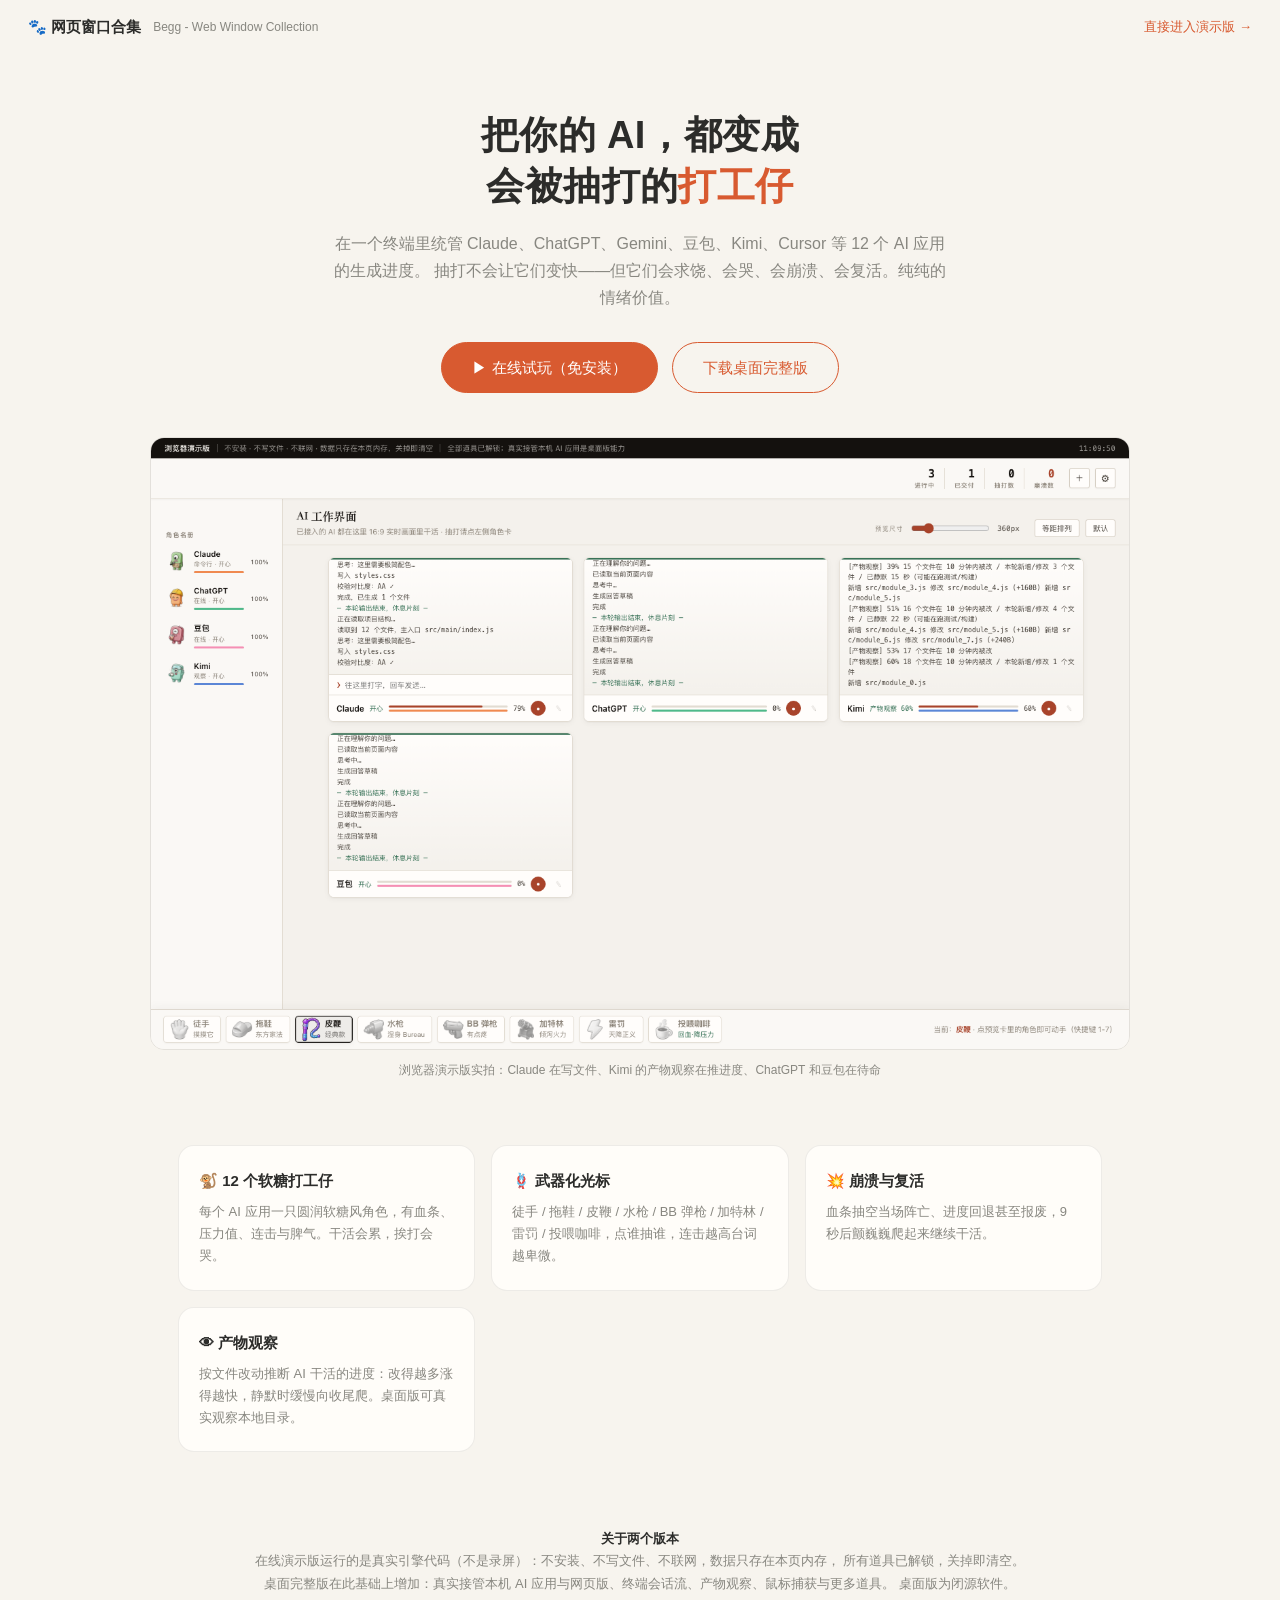
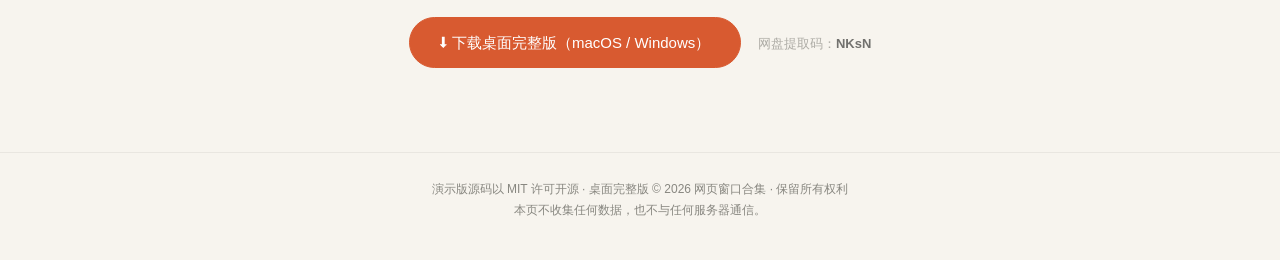
<file: index.html>
<!DOCTYPE html>
<html lang="zh-CN">
<head>
<meta charset="UTF-8" />
<meta name="viewport" content="width=device-width,initial-scale=1" />
<title>破蛋-网页窗口合集 · Begg - Web Window Collection</title>
<meta name="description" content="统管 12 个 AI 应用的生成进度，用手里的鞭子督促它们。抽打不会让 AI 变快，但它们会求饶、会哭、会崩溃、会复活。" />
<style>
  :root { --ink:#2c2c2a; --paper:#f7f4ee; --card:#fffdf9; --tone:#d85a30; --muted:#888780; }
  * { margin:0; padding:0; box-sizing:border-box; }
  body { font-family:-apple-system,"PingFang SC","Microsoft YaHei",sans-serif; background:var(--paper); color:var(--ink); line-height:1.7; }
  a { color:inherit; text-decoration:none; }
  .bar { display:flex; align-items:center; gap:12px; padding:14px 28px; }
  .bar b { font-size:15px; }
  .bar .tag { font-size:12px; color:var(--muted); }
  .bar .gh { margin-left:auto; font-size:13px; color:var(--tone); }
  .hero { max-width:860px; margin:56px auto 0; padding:0 28px; text-align:center; }
  .hero h1 { font-size:38px; line-height:1.35; letter-spacing:.01em; }
  .hero h1 em { font-style:normal; color:var(--tone); }
  .hero p.sub { margin:18px auto 0; max-width:620px; font-size:16px; color:var(--muted); }
  .cta { margin-top:30px; display:flex; gap:14px; justify-content:center; flex-wrap:wrap; }
  .btn { display:inline-block; padding:12px 30px; border-radius:999px; font-size:15px; border:1px solid var(--tone); }
  .btn.primary { background:var(--tone); color:#fff; }
  .btn.ghost { color:var(--tone); }
  .btn:hover { opacity:.9; }
  .shot { display:block; max-width:980px; width:calc(100% - 56px); margin:44px auto 0; border-radius:14px; border:1px solid rgba(0,0,0,.08); }
  .shot-cap { text-align:center; font-size:12px; color:var(--muted); margin-top:10px; }
  .feats { max-width:980px; margin:64px auto 0; padding:0 28px; display:grid; grid-template-columns:repeat(auto-fit,minmax(220px,1fr)); gap:16px; }
  .feat { background:var(--card); border:1px solid rgba(0,0,0,.07); border-radius:16px; padding:22px 20px; }
  .feat h3 { font-size:15px; margin-bottom:8px; }
  .feat p { font-size:13px; color:var(--muted); }
  .demo-note { max-width:860px; margin:56px auto 0; padding:20px 28px; text-align:center; font-size:13px; color:var(--muted); }
  .demo-note b { color:var(--ink); }
  footer { margin-top:64px; padding:26px 28px 40px; text-align:center; font-size:12px; color:var(--muted); border-top:1px solid rgba(0,0,0,.06); }
  footer a { color:var(--tone); }
</style>
</head>
<body>

<div class="bar">
  <b>🐾 网页窗口合集</b>
  <span class="tag">Begg - Web Window Collection</span>
  <a class="gh" href="h5/index.html">直接进入演示版 →</a>
</div>

<section class="hero">
  <h1>把你的 AI，都变成<br>会被抽打的<em>打工仔</em></h1>
  <p class="sub">
    在一个终端里统管 Claude、ChatGPT、Gemini、豆包、Kimi、Cursor 等 12 个 AI 应用的生成进度。
    抽打不会让它们变快——但它们会求饶、会哭、会崩溃、会复活。纯纯的情绪价值。
  </p>
  <div class="cta">
    <a class="btn primary" href="h5/index.html">▶ 在线试玩（免安装）</a>
    <a class="btn ghost" href="#desktop">下载桌面完整版</a>
  </div>
</section>

<img class="shot" src="docs/demo-screenshot.png" alt="网页窗口合集演示版截图" />
<div class="shot-cap">浏览器演示版实拍：Claude 在写文件、Kimi 的产物观察在推进度、ChatGPT 和豆包在待命</div>

<section class="feats">
  <div class="feat">
    <h3>🐒 12 个软糖打工仔</h3>
    <p>每个 AI 应用一只圆润软糖风角色，有血条、压力值、连击与脾气。干活会累，挨打会哭。</p>
  </div>
  <div class="feat">
    <h3>🪢 武器化光标</h3>
    <p>徒手 / 拖鞋 / 皮鞭 / 水枪 / BB 弹枪 / 加特林 / 雷罚 / 投喂咖啡，点谁抽谁，连击越高台词越卑微。</p>
  </div>
  <div class="feat">
    <h3>💥 崩溃与复活</h3>
    <p>血条抽空当场阵亡、进度回退甚至报废，9 秒后颤巍巍爬起来继续干活。</p>
  </div>
  <div class="feat">
    <h3>👁 产物观察</h3>
    <p>按文件改动推断 AI 干活的进度：改得越多涨得越快，静默时缓慢向收尾爬。桌面版可真实观察本地目录。</p>
  </div>
</section>

<section class="demo-note" id="desktop">
  <b>关于两个版本</b><br>
  在线演示版运行的是真实引擎代码（不是录屏）：不安装、不写文件、不联网，数据只存在本页内存，
  所有道具已解锁，关掉即清空。<br>
  桌面完整版在此基础上增加：真实接管本机 AI 应用与网页版、终端会话流、产物观察、鼠标捕获与更多道具。
  桌面版为闭源软件。<br><br>
  <a class="btn primary" href="https://1829523080.share.123pan.cn/123pan/bsncjv-r4r4?pwd=NKsN" target="_blank" rel="noopener">⬇ 下载桌面完整版（macOS / Windows）</a>
  <span style="opacity:.65">　网盘提取码：<b>NKsN</b></span>
</section>

<footer>
  演示版源码以 MIT 许可开源 · 桌面完整版 © 2026 网页窗口合集 · 保留所有权利<br>
  本页不收集任何数据，也不与任何服务器通信。
</footer>

</body>
</html>
</file>
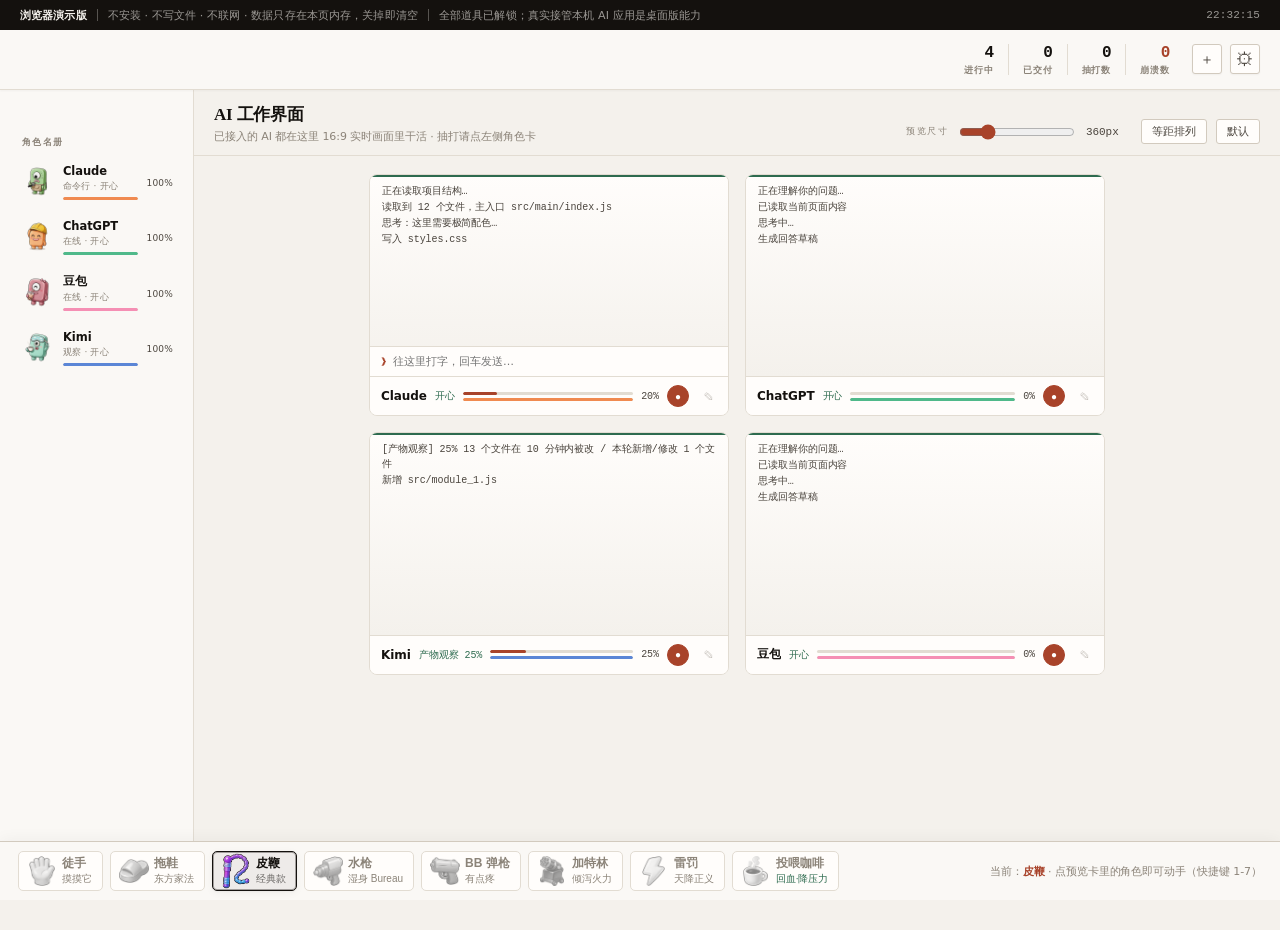
<file: h5/index.html>
<!DOCTYPE html>
<html lang="zh-CN">
<head>
  <meta charset="UTF-8" />
  <meta name="viewport" content="width=device-width,initial-scale=1" />
  <title>网页窗口合集 · 在线试玩</title>
  <link rel="stylesheet" href="../src/renderer/styles.css" />
  <!-- 演示版从 h5/ 加载，而同一份 app.js 里的静态资源路径按渲染层目录写。
       这里把基址指回 ../src/renderer/，否则道具图标与 logo 会 404。 -->
  <script>window.__ASSET_BASE = '../src/renderer/';</script>
  <style>
    /* 演示版顶栏提示条：明确告诉用户这是浏览器版、不会碰电脑 */
    .h5-bar {
      display: flex; align-items: center; gap: 10px;
      height: 30px; padding: 0 20px; flex-shrink: 0;
      background: var(--ink); color: var(--paper);
      font-size: 11px; letter-spacing: .01em;
    }
    .h5-bar b { font-weight: 600; }
    .h5-bar .sep { width:1px; height:12px; background: currentColor; opacity:.3; }
    .h5-bar .k { opacity: .6; }
    #h5clock { font-family: var(--mono); font-variant-numeric: tabular-nums; }
  </style>
</head>

  <!-- 演示版提示 -->
  <div class="h5-bar">
    <b>浏览器演示版</b>
    <span class="sep"></span>
    <span class="k">不安装 · 不写文件 · 不联网 · 数据只存在本页内存，关掉即清空</span>
    <span class="sep"></span>
    <span class="k">全部道具已解锁；真实接管本机 AI 应用是桌面版能力</span>
    <span style="margin-left:auto" class="k" id="h5clock"></span>
  </div>

  <div id="app">
    <!-- 顶栏：右侧贴右对齐放统计与操作 -->
    <header class="topbar">
      <!-- 全局进度条已移除 -->

      <div class="tb-right">
        <div class="hstats">
          <div class="stat"><b id="s-running">0</b><span>进行中</span></div>
          <div class="stat"><b id="s-done">0</b><span>已交付</span></div>
          <div class="stat"><b id="s-hits">0</b><span>抽打数</span></div>
          <div class="stat crash"><b id="s-crash">0</b><span>崩溃数</span></div>
        </div>

        <div class="tb-acts">
          <button class="icon-btn" id="btn-new" title="新建任务（⌘N）">＋</button>
          <button class="icon-btn" id="btn-setting" title="设置">⚙</button>
        </div>
      </div>
    </header>

    <!-- 主区：左侧角色名册 + 16:9 预览墙（视图筛选已删除，整条左栏都给角色） -->
    <div class="main">
      <nav class="sidebar">
        <div class="nav-title">角色名册</div>
        <div id="miniList"></div>
      </nav>

      <!-- 16:9 预览墙 -->
      <section class="wall-wrap">
        <div class="wall-head">
          <div>
            <h2 id="wallTitle">AI 工作界面</h2>
            <div class="sub" id="wallSub">每个 AI 的实时画面 · 点它可以抽打</div>
          </div>
          <div class="wall-size">
            <label>预览尺寸</label>
            <input type="range" id="sizeRange" min="180" max="720" step="20" value="360" />
            <span class="size-num" id="sizeNum">360px</span>
            <button class="mini-btn" id="btn-fit" title="按容器宽度等距等大排列">等距排列</button>
            <button class="mini-btn" id="btn-fit-off" title="恢复默认尺寸">默认</button>
          </div>
        </div>
        <div class="wall-scroll" id="wallScroll">
          <div class="wall" id="wall"></div>
        </div>
      </section>

      <!-- 右侧「项目控制台 / 任务 / 日志」整栏已删除 -->
    </div>

    <!-- 底部道具选择栏 -->
    <div class="dock">
      <div class="dock-inner">
        <div class="dock-tools" id="toolbar"></div>
        <div class="dock-hint">当前：<b id="curTool">皮鞭</b> · 点预览卡里的角色即可动手（快捷键 1-7）</div>
      </div>
    </div>

    <!-- 状态栏 -->
    <div class="ticker">
      <div class="ticker-in" id="ticker"></div>
    </div>
  </div>

  <canvas id="fx"></canvas>
  <div id="bubbles"></div>
  <div id="modalRoot"></div>

  <script src="../src/shared/characters.js"></script>
  <script src="../src/shared/registry.js"></script>
  <script src="runtime.js"></script>
  <script>
    // 把 engine 需要的依赖预置给 __h5.require
    (function () {
      var h5 = window.__h5;
      h5.define('../shared/characters', function () {
        return window.AI_TAMER_CHARACTERS;
      });
      h5.define('../shared/registry', function () {
        return window.AI_TAMER_REGISTRY;
      });
      // adapters 在 H5 里用不到真实执行，给个空实现即可
      h5.define('./adapters', function () {
        return { startRealJob: function () { return null; } };
      });
      // engine 用惰性取值：脚本加载顺序在下方，取的时候才是完整的
      h5.define('main/engine.js', function () {
        return window.EngineModule;
      });
    })();
  </script>
  <script src="../src/main/engine.js"></script>
  <script src="../src/renderer/js/cursors.generated.js"></script>
  <script src="../src/renderer/js/characters.js"></script>
  <script src="../src/renderer/js/voices.js"></script>
  <script src="../src/renderer/js/sfx.js"></script>
  <script src="../src/renderer/js/effects.js"></script>
  <script src="../src/renderer/js/app.js"></script>

  <script>
    // 右下角时钟，顺便证明页面是活的
    setInterval(function () {
      var d = new Date();
      var p = function (n) { return (n < 10 ? '0' : '') + n; };
      document.getElementById('h5clock').textContent =
        p(d.getHours()) + ':' + p(d.getMinutes()) + ':' + p(d.getSeconds());
    }, 1000);
  </script>
</body>
</html>
</file>
<file: src/renderer/styles.css>
/* ============================================================
   网页窗口合集 · 视觉体系
   设计基调：瑞士编辑设计 / 纸墨质感
   —— 暖纸白底、墨黑字、单一低饱和锈红作强调色
   —— 等宽数字、微型大写标签、1px 精细描边、多层极淡投影
   ============================================================ */

:root {
  /* 纸墨色阶（暖中性，不用纯冷灰） */
  --paper:      #F4F1EC;
  --paper-2:    #FAF8F5;
  --card:       #FFFDFB;
  --ink:        #14110E;
  --ink-2:      #4A443D;
  --ink-3:      #8B8378;
  --ink-4:      #BDB5A8;
  --rule:       #E2DCD2;
  --rule-2:     #D2CABE;

  /* 单一强调色：低饱和锈红 */
  --accent:     #A8432A;
  --accent-2:   #C25A3C;
  --accent-soft:#A8432A14;
  --accent-line:#A8432A33;

  /* 语义色 */
  --hp:         #2E6B4F;
  --hp-low:     #A8432A;
  --warn:       #B07A1E;
  --ok:         #2E6B4F;
  --bad:        #A8432A;
  --live:       #2E6B4F;
  /* 阵亡：血条报废后的中性灰（不属于任何角色的颜色） */
  --dead:       #8B8378;

  --text:       var(--ink);
  --text-2:     var(--ink-2);
  --text-3:     var(--ink-3);
  --line:       var(--rule);
  --line-2:     var(--rule-2);

  /* 字体 */
  --sans: -apple-system, BlinkMacSystemFont, "SF Pro Text", "PingFang SC",
          "Hiragino Sans GB", "Microsoft YaHei", system-ui, sans-serif;
  --mono: "SF Mono", "JetBrains Mono", ui-monospace, Menlo, Consolas, monospace;
  --serif: "SF Pro Display", "Songti SC", Georgia, serif;

  /* 圆角：小而克制 */
  --r-sm: 3px;
  --r:    5px;
  --r-lg: 8px;

  /* 阴影：多层极淡，制造纸张厚度 */
  --sh-1: 0 1px 2px rgba(20, 17, 14, .04);
  --sh-2: 0 1px 2px rgba(20, 17, 14, .04), 0 2px 8px rgba(20, 17, 14, .045);
  --sh-3: 0 2px 4px rgba(20, 17, 14, .05), 0 8px 24px rgba(20, 17, 14, .07);
  --sh-4: 0 4px 8px rgba(20, 17, 14, .06), 0 18px 48px rgba(20, 17, 14, .11);

  --topbar-h: 60px;
  --ticker-h: 30px;
}

/* 夜间：墨底纸字 */
body.theme-night {
  --paper:      #16140F;
  --paper-2:    #1D1A15;
  --card:       #211E18;
  --ink:        #F0EBE2;
  --ink-2:      #B8B0A2;
  --ink-3:      #837B6E;
  --ink-4:      #57503F;
  --rule:       #322D24;
  --rule-2:     #423B2F;
  --accent:     #D96A48;
  --accent-2:   #E8845F;
  --accent-soft:#D96A4818;
  --accent-line:#D96A4840;
  --hp:         #5DA37E;
  --hp-low:     #D96A48;
  --warn:       #D0A050;
  --ok:         #5DA37E;
  --bad:         #D96A48;
  --dead:       #6E6658;
  --sh-1: 0 1px 2px rgba(0, 0, 0, .3);
  --sh-2: 0 1px 2px rgba(0, 0, 0, .3), 0 2px 8px rgba(0, 0, 0, .28);
  --sh-3: 0 2px 4px rgba(0, 0, 0, .34), 0 8px 24px rgba(0, 0, 0, .34);
  --sh-4: 0 4px 8px rgba(0, 0, 0, .38), 0 18px 48px rgba(0, 0, 0, .46);
}

* { box-sizing: border-box; }

html, body {
  margin: 0;
  height: 100%;
  overflow: hidden;
}

body {
  font-family: var(--sans);
  font-size: 13px;
  color: var(--text);
  background: var(--paper);
  -webkit-font-smoothing: antialiased;
  -moz-osx-font-smoothing: grayscale;
  letter-spacing: -.005em;
}

/* 纸纹：极淡的噪点层，避免大面积平色显得廉价 */
body::before {
  content: '';
  position: fixed;
  inset: 0;
  pointer-events: none;
  z-index: 9999;
  opacity: .022;
  background-image: url("data:image/svg+xml;utf8,<svg xmlns='http://www.w3.org/2000/svg' width='140' height='140'><filter id='n'><feTurbulence type='fractalNoise' baseFrequency='.82' numOctaves='4' stitchTiles='stitch'/></filter><rect width='140' height='140' filter='url(%23n)'/></svg>");
}

#app {
  height: 100vh;
  display: flex;
  flex-direction: column;
}

/* ---------------- 顶栏 ---------------- */

.topbar {
  height: var(--topbar-h);
  flex: 0 0 auto;
  display: flex;
  align-items: center;
  gap: 24px;
  padding: 0 20px;
  background: var(--paper-2);
  border-bottom: 1px solid var(--line);
  box-shadow: var(--sh-1);
  z-index: 40;
}

.logo {
  display: flex;
  align-items: center;
  gap: 10px;
  font-family: var(--serif);
  font-size: 15px;
  font-weight: 600;
  letter-spacing: .01em;
  user-select: none;
}

.logo small {
  display: block;
  font-family: var(--sans);
  font-size: 8.5px;
  font-weight: 600;
  letter-spacing: .18em;
  color: var(--text-3);
  margin-top: 2px;
}

/* 标记：一个简洁的方框里一根进度条 */
.logo-mark {
  width: 26px;
  height: 26px;
  border: 1.5px solid var(--ink);
  border-radius: 2px;
  position: relative;
  flex: 0 0 auto;
}
.logo-mark::before {
  content: '';
  position: absolute;
  left: 4px; right: 4px; bottom: 5px;
  height: 2px;
  background: var(--ink);
}
.logo-mark::after {
  content: '';
  position: absolute;
  left: 4px; bottom: 5px;
  width: 9px; height: 2px;
  background: var(--accent);
}

/* 全局总览进度 —— 已按要求移除，这里只保留变量占位以防旧样式误伤 */

/* 顶栏右侧：统计 + 操作，整块贴右对齐 */
.tb-right {
  margin-left: auto;
  display: flex;
  align-items: center;
  gap: 20px;
  flex: 0 0 auto;
}

.hstats {
  display: flex;
  align-items: stretch;
  gap: 0;
  padding-left: 0;
}

.stat {
  padding: 0 14px;
  text-align: right;
  border-right: 1px solid var(--line);
  line-height: 1.15;
}
.stat:last-child { border-right: 0; padding-right: 2px; }

.stat b {
  display: block;
  font-family: var(--mono);
  font-size: 16px;
  font-weight: 600;
  font-variant-numeric: tabular-nums;
  letter-spacing: -.02em;
}
.stat span {
  display: block;
  font-size: 9px;
  font-weight: 600;
  letter-spacing: .1em;
  color: var(--text-3);
  margin-top: 2px;
}
.stat.crash b { color: var(--accent); }

.icon-btn {
  width: 30px; height: 30px;
  flex: 0 0 auto;
  border: 1px solid var(--line-2);
  border-radius: var(--r-sm);
  background: var(--card);
  color: var(--ink-2);
  font-size: 14px;
  line-height: 1;
  cursor: pointer;
  transition: all .16s cubic-bezier(.22, 1, .36, 1);
  box-shadow: var(--sh-1);
}
.icon-btn:hover {
  border-color: var(--ink);
  color: var(--ink);
  transform: translateY(-1px);
  box-shadow: var(--sh-2);
}
.icon-btn:active { transform: translateY(0); box-shadow: none; }

/*
 * 顶栏版本号。
 *
 * 刻意做得比图标按钮弱（无边框、无阴影、字号更小）：
 * 它是「参考信息」不是「可点操作」，视觉权重不应和 ◎ ＋ ⚙ 三个按钮抢。
 * 但必须常驻可见 —— 用户靠它确认同步是否生效。
 */
.tb-ver {
  flex: 0 0 auto;
  padding: 0 2px 0 4px;
  font-size: 11px;
  font-variant-numeric: tabular-nums;
  letter-spacing: .02em;
  color: var(--ink-3, var(--ink-2));
  opacity: .55;
  user-select: none;
  white-space: nowrap;
}
.tb-ver:empty { display: none; }

/* ---------------- 主体三栏 ---------------- */

.main {
  flex: 1 1 auto;
  display: grid;
  grid-template-columns: 218px minmax(0, 1fr) 400px;
  min-height: 0;
}

/* 侧栏（2026-10-17 改版：唯一的导航区）
   顶部 46px 留白避让 hiddenInset 红绿灯；滚动交给角色板自己 */
.sidebar {
  background: var(--paper-2);
  border-right: 1px solid var(--line);
  padding: 46px 12px 12px;
  display: flex;
  flex-direction: column;
  gap: 1px;
  overflow: hidden;
}

.nav-item {
  display: flex;
  align-items: center;
  justify-content: space-between;
  padding: 7px 10px;
  border-radius: var(--r-sm);
  font-size: 12.5px;
  color: var(--ink-2);
  cursor: pointer;
  transition: all .14s;
  user-select: none;
}
.nav-item:hover { background: rgba(20, 17, 14, .04); color: var(--ink); }
body.theme-night .nav-item:hover { background: rgba(240, 235, 226, .05); }
.nav-item.active {
  background: var(--ink);
  color: var(--paper-2);
  font-weight: 600;
}
.nav-item em {
  font-family: var(--mono);
  font-style: normal;
  font-size: 10.5px;
  font-variant-numeric: tabular-nums;
  opacity: .55;
}
.nav-item.active em { opacity: .75; }

.nav-title, .sec-title {
  font-size: 9px;
  font-weight: 700;
  letter-spacing: .16em;
  color: var(--text-3);
  padding: 0 10px;
  margin: 22px 0 8px;
  text-transform: uppercase;
}

#miniList { display: flex; flex-direction: column; gap: 1px; }

.mini {
  display: flex;
  align-items: center;
  gap: 9px;
  padding: 6px 8px;
  border-radius: var(--r-sm);
  cursor: pointer;
  transition: background .14s;
  user-select: none;
}
.mini:hover { background: rgba(20, 17, 14, .04); }
body.theme-night .mini:hover { background: rgba(240, 235, 226, .05); }
.mini.sel { background: var(--accent-soft); box-shadow: inset 2px 0 0 var(--accent); }
.mini.down { opacity: .42; }

.mini svg { flex: 0 0 auto; }

.mini-meta { flex: 1 1 auto; min-width: 0; }

.mini-name {
  font-size: 11.5px;
  font-weight: 500;
  white-space: nowrap;
  overflow: hidden;
  text-overflow: ellipsis;
  margin-bottom: 4px;
}

.mini .bar {
  height: 2px;
  background: var(--rule);
  border-radius: 2px;
  overflow: hidden;
  margin-bottom: 2px;
}
.mini .bar i { display: block; height: 100%; border-radius: 2px; transition: width .4s; }
.mini .bar.hp i { background: var(--hp); }
.mini .bar.hp i.low { background: var(--hp-low); }
.mini .bar.st i { background: var(--warn); }

.mini-state {
  font-size: 9px;
  color: var(--text-3);
  text-align: right;
  flex: 0 0 auto;
  letter-spacing: .02em;
}

/* ---------------- 舞台 ---------------- */

.stage-wrap {
  display: flex;
  flex-direction: column;
  min-width: 0;
  background: var(--paper);
  position: relative;
}

.stage {
  flex: 1 1 auto;
  overflow-y: auto;
  padding: 26px 28px 20px;
  min-height: 0;
}

.stage-head {
  margin-bottom: 20px;
  padding-bottom: 14px;
  border-bottom: 1px solid var(--line);
}

.stage-head h2 {
  font-family: var(--serif);
  font-size: 22px;
  font-weight: 600;
  margin: 0 0 5px;
  letter-spacing: -.015em;
}

.stage-head .sub {
  font-size: 11.5px;
  color: var(--text-3);
  letter-spacing: .005em;
}

.grid {
  display: grid;
  grid-template-columns: repeat(auto-fill, minmax(174px, 1fr));
  gap: 12px;
}

/* ---------------- 角色卡（精简：立绘 + 状态 + 进度 + 血条） ---------------- */

.card {
  position: relative;
  background: var(--card);
  border: 1px solid var(--line);
  border-radius: var(--r-lg);
  padding: 14px 13px 12px;
  cursor: pointer;
  overflow: hidden;
  transition: transform .2s cubic-bezier(.22, 1, .36, 1),
              box-shadow .2s cubic-bezier(.22, 1, .36, 1),
              border-color .2s;
  box-shadow: var(--sh-1);
  user-select: none;
}

/* 顶部状态色条：情绪一眼可见 */
.card::before {
  content: '';
  position: absolute;
  left: 0; top: 0; right: 0;
  height: 2px;
  background: var(--tone, transparent);
  transition: background .3s;
}

.card:hover {
  transform: translateY(-2px);
  box-shadow: var(--sh-3);
  border-color: var(--rule-2);
}

.card.sel {
  border-color: var(--accent);
  box-shadow: var(--sh-2), inset 0 0 0 1px var(--accent-line);
}

.card.is-hit { animation: cardhit .3s cubic-bezier(.36, .07, .19, .97); }
@keyframes cardhit {
  0%   { transform: translate(0, 0); }
  15%  { transform: translate(-4px, 2px) rotate(-.7deg); }
  40%  { transform: translate(4px, -2px) rotate(.5deg); }
  65%  { transform: translate(-2px, 1px); }
  100% { transform: translate(0, 0); }
}

.card-head {
  display: flex;
  align-items: baseline;
  gap: 6px;
  margin-bottom: 4px;
}

.card-name {
  font-size: 13px;
  font-weight: 600;
  letter-spacing: -.01em;
  white-space: nowrap;
  overflow: hidden;
  text-overflow: ellipsis;
}

.card-ver {
  margin-left: auto;
  font-size: 9.5px;
  font-weight: 600;
  letter-spacing: .04em;
  color: var(--tone, var(--text-3));
  white-space: nowrap;
  flex: 0 0 auto;
}

.dot {
  width: 5px; height: 5px;
  border-radius: 50%;
  background: var(--ink-4);
  flex: 0 0 auto;
  align-self: center;
}
.dot.live { background: var(--live); box-shadow: 0 0 0 2.5px rgba(46, 107, 79, .16); }
.dot.down { background: var(--ink-4); opacity: .5; }

.card-figure {
  display: flex;
  justify-content: center;
  align-items: center;
  margin: 2px 0 10px;
  min-height: 104px;
  cursor: inherit;
}
.card-figure svg { overflow: visible; }

/* 状态与进度：紧凑两行 */
.card-state {
  display: flex;
  align-items: baseline;
  justify-content: space-between;
  gap: 8px;
  margin-bottom: 5px;
  min-height: 14px;
}

.card-task {
  font-size: 10.5px;
  color: var(--ink-3);
  white-space: nowrap;
  overflow: hidden;
  text-overflow: ellipsis;
  line-height: 1.35;
}
.card-task.idle { color: var(--ink-4); font-style: italic; }

.card-pct {
  font-family: var(--mono);
  font-size: 10px;
  font-weight: 600;
  font-variant-numeric: tabular-nums;
  color: var(--ink-2);
  flex: 0 0 auto;
}
.card-pct.low { color: var(--hp-low); }

/* 血条行的标签 */
.hp-row { margin-top: 8px; margin-bottom: 5px; min-height: 0; }
.hp-row .card-task {
  font-size: 9px;
  font-weight: 700;
  letter-spacing: .12em;
  color: var(--text-3);
  font-style: normal;
}

/* 进度条 / 血条：统一语言 */
.hpbar {
  height: 3px;
  background: var(--rule);
  border-radius: 2px;
  overflow: hidden;
}
.hpbar i {
  display: block;
  height: 100%;
  border-radius: 2px;
  transition: width .45s cubic-bezier(.22, 1, .36, 1);
}

/* 项目进度：锈红 */
.pbar {
  height: 3px;
  background: var(--rule);
  border-radius: 2px;
  overflow: hidden;
  margin-bottom: 9px;
}
.pbar i {
  display: block;
  height: 100%;
  background: var(--accent);
  border-radius: 2px;
  transition: width .45s cubic-bezier(.22, 1, .36, 1);
  position: relative;
}
/* 进度头部的方块，模拟播放头 */
.pbar i::after {
  content: '';
  position: absolute;
  right: 0; top: -1px;
  width: 2px; height: 5px;
  background: var(--accent);
}

/* 血条 */
.hpbar.hp { margin-top: auto; }
.hpbar.hp i { background: var(--hp); }
.hpbar.hp i.low { background: var(--hp-low); }

/* 卡片底部：hover 浮现的连接按钮 */
.card-connect {
  position: absolute;
  right: 10px;
  bottom: 10px;
  width: 24px; height: 24px;
  border: 1px solid var(--rule-2);
  border-radius: 50%;
  background: var(--card);
  color: var(--text-3);
  font-size: 10px;
  line-height: 1;
  cursor: pointer;
  opacity: 0;
  transform: scale(.85) translateY(3px);
  transition: all .18s cubic-bezier(.22, 1, .36, 1);
  display: grid;
  place-items: center;
  box-shadow: var(--sh-2);
  z-index: 3;
}
.card:hover .card-connect { opacity: 1; transform: scale(1) translateY(0); }
.card-connect:hover {
  border-color: var(--accent);
  color: var(--accent);
  box-shadow: var(--sh-3);
}
.card-connect.linked {
  opacity: 1;
  transform: scale(1) translateY(0);
  background: var(--live);
  border-color: var(--live);
  color: #fff;
}
.card-connect:disabled { display: none; }

/* 悬停时显示武器名 */
.card-hint {
  position: absolute;
  left: 13px; bottom: 12px;
  font-size: 9px;
  font-weight: 600;
  letter-spacing: .1em;
  color: var(--text-3);
  opacity: 0;
  transition: opacity .18s;
  pointer-events: none;
}
.card:hover .card-hint { opacity: 1; }
.card:hover .card-hint { color: var(--accent); }

/* ---------------- 工具带 ---------------- */

.toolbar {
  flex: 0 0 auto;
  display: flex;
  align-items: center;
  gap: 4px;
  padding: 10px 20px;
  background: var(--paper-2);
  border-top: 1px solid var(--line);
  overflow-x: auto;
}

.tool {
  display: flex;
  align-items: center;
  gap: 8px;
  padding: 6px 11px 6px 8px;
  border: 1px solid transparent;
  border-radius: var(--r);
  background: transparent;
  cursor: pointer;
  transition: all .16s cubic-bezier(.22, 1, .36, 1);
  flex: 0 0 auto;
  text-align: left;
}
.tool:hover { background: rgba(20, 17, 14, .04); }
body.theme-night .tool:hover { background: rgba(240, 235, 226, .05); }

.tool.active {
  background: var(--ink);
  border-color: var(--ink);
  box-shadow: var(--sh-2);
}
.tool.active .lbl { color: var(--paper-2); }
.tool.active .dmg { color: var(--paper-2); opacity: .55; }
.tool.active .ico { transform: scale(1.06); }

.tool .ico {
  font-size: 15px;
  line-height: 1;
  transition: transform .2s cubic-bezier(.34, 1.56, .64, 1);
  filter: grayscale(1);
  opacity: .5;
}
.tool:hover .ico { filter: none; opacity: .85; }

.tool .lbl {
  display: block;
  font-size: 11.5px;
  font-weight: 600;
  color: var(--ink);
  line-height: 1.25;
  white-space: nowrap;
}
.tool .dmg {
  display: block;
  font-size: 9px;
  color: var(--text-3);
  line-height: 1.25;
  white-space: nowrap;
  /* 2026-10-13 三调：模板 <br> 夹在两个 block 间会生成 ~13px 空行盒（此前
     「怎么调都没变」的真凶），已从模板移除；此处 3px margin ≈ 设计稿比例。 */
  margin-top: 3px;
}
.tool.heal .lbl { color: var(--hp); }
.tool.active.heal .lbl { color: var(--paper-2); }

.tool-sep {
  width: 1px;
  height: 26px;
  background: var(--line);
  margin: 0 8px;
  flex: 0 0 auto;
}

.tool-hint {
  font-size: 10.5px;
  color: var(--text-3);
  white-space: nowrap;
  flex: 0 0 auto;
  margin-left: auto;
}
.tool-hint b { color: var(--accent); font-weight: 600; }

/* ---------------- 检视面板 ---------------- */

.inspector {
  background: var(--paper-2);
  border-left: 1px solid var(--line);
  display: flex;
  flex-direction: column;
  min-height: 0;
}

.ins-head {
  flex: 0 0 auto;
  padding: 16px 18px 0;
  border-bottom: 1px solid var(--line);
}

.ins-head h3 {
  font-family: var(--serif);
  font-size: 15px;
  font-weight: 600;
  margin: 0 0 3px;
  letter-spacing: -.01em;
}
.ins-head p {
  margin: 0 0 12px;
  font-size: 11px;
  color: var(--text-3);
}

.ins-tabs {
  display: flex;
  gap: 0;
  margin: 0 -18px;
  padding: 0 18px;
}

.tab {
  padding: 8px 0 9px;
  margin-right: 18px;
  font-size: 11.5px;
  font-weight: 500;
  color: var(--text-3);
  background: none;
  border: 0;
  border-bottom: 1.5px solid transparent;
  cursor: pointer;
  transition: all .16s;
  position: relative;
}
.tab:hover { color: var(--ink); }
.tab.active {
  color: var(--ink);
  font-weight: 600;
  border-bottom-color: var(--accent);
}

.ins-body {
  flex: 1 1 auto;
  overflow-y: auto;
  padding: 16px 18px 24px;
  min-height: 0;
}

/* 空状态 */
.empty-note {
  padding: 48px 20px;
  text-align: center;
  font-size: 12px;
  line-height: 1.85;
  color: var(--text-3);
}
.empty {
  padding: 40px 16px;
  text-align: center;
  font-size: 12px;
  color: var(--text-3);
  line-height: 1.8;
}

/* ---------------- 实时终端（沟通主场） ---------------- */

.term {
  display: flex;
  flex-direction: column;
  height: 100%;
  min-height: 0;
  background: var(--card);
  border: 1px solid var(--line);
  border-radius: var(--r-lg);
  overflow: hidden;
  box-shadow: var(--sh-2);
}

.ins-body:has(.term) { display: flex; flex-direction: column; padding-bottom: 18px; }

.term-head {
  flex: 0 0 auto;
  display: flex;
  align-items: center;
  gap: 8px;
  padding: 10px 12px;
  background: var(--paper);
  border-bottom: 1px solid var(--line);
}

.term-title {
  font-size: 11.5px;
  font-weight: 600;
  color: var(--ink);
  flex: 1 1 auto;
  white-space: nowrap;
  overflow: hidden;
  text-overflow: ellipsis;
}

.term-body {
  flex: 1 1 auto;
  overflow-y: auto;
  padding: 12px 13px;
  font-family: var(--mono);
  font-size: 11.5px;
  line-height: 1.72;
  color: var(--ink-2);
  background: var(--card);
  min-height: 180px;
  word-break: break-word;
  white-space: pre-wrap;
}

.term-body > div { padding: 1px 0; }
.term-body .l-warn   { color: var(--warn); }
.term-body .l-error  { color: var(--bad); font-weight: 500; }
.term-body .l-ok     { color: var(--ok); }
.term-body .l-empty  { color: var(--text-3); font-style: italic; font-family: var(--sans); }

/* 输入区：视觉主角，加重 */
.term-input {
  flex: 0 0 auto;
  display: flex;
  align-items: center;
  gap: 8px;
  padding: 9px 12px;
  border-top: 1px solid var(--line);
  background: var(--paper);
}

.term-input .pfx {
  font-family: var(--mono);
  font-size: 12px;
  font-weight: 700;
  color: var(--accent);
  flex: 0 0 auto;
}

.term-input input {
  flex: 1 1 auto;
  min-width: 0;
  border: 0;
  background: transparent;
  font-family: var(--sans);
  font-size: 12.5px;
  color: var(--text);
  outline: none;
  padding: 2px 0;
}
.term-input input::placeholder { color: var(--text-3); }

/* 输入区聚焦时整条高亮 */
.term-input:focus-within {
  background: var(--accent-soft);
  box-shadow: inset 2px 0 0 var(--accent);
}

/* 多会话切换条 */
.term-tabs {
  flex: 0 0 auto;
  display: flex;
  gap: 4px;
  padding: 8px 12px 0;
  overflow-x: auto;
  background: var(--card);
  border-bottom: 1px solid var(--line);
}
.term-tabs:empty { display: none; }

.term-tab {
  display: flex;
  align-items: center;
  gap: 5px;
  padding: 5px 9px;
  font-size: 10.5px;
  font-weight: 500;
  color: var(--text-3);
  background: var(--paper);
  border: 1px solid var(--line);
  border-bottom: 0;
  border-radius: var(--r-sm) var(--r-sm) 0 0;
  cursor: pointer;
  white-space: nowrap;
  transition: all .14s;
  position: relative;
  top: 1px;
}
.term-tab:hover { color: var(--ink); }
.term-tab.active {
  background: var(--paper);
  color: var(--ink);
  font-weight: 600;
  border-color: var(--line-2);
}

/* ---------------- 任务卡 ---------------- */

.task-card {
  background: var(--card);
  border: 1px solid var(--line);
  border-radius: var(--r-lg);
  padding: 12px 13px;
  margin-bottom: 9px;
  box-shadow: var(--sh-1);
  transition: all .18s;
}
.task-card:hover { box-shadow: var(--sh-2); border-color: var(--rule-2); }
.task-card.done { opacity: .6; }

.task-top { display: flex; align-items: flex-start; gap: 9px; margin-bottom: 9px; }

.task-top .ttl {
  font-size: 12.5px;
  font-weight: 600;
  line-height: 1.4;
  margin-bottom: 3px;
}

.task-top .who {
  font-size: 10.5px;
  color: var(--text-3);
  display: flex;
  align-items: center;
  gap: 5px;
}
.task-top .who svg { vertical-align: middle; }

.chip {
  flex: 0 0 auto;
  font-size: 9.5px;
  font-weight: 600;
  letter-spacing: .04em;
  padding: 2.5px 7px;
  border-radius: 20px;
  background: var(--rule);
  color: var(--text-2);
  white-space: nowrap;
}
.chip.run  { background: var(--accent-soft); color: var(--accent); }
.chip.done { background: rgba(46,107,79,.12); color: var(--ok); }
.chip.bad  { background: rgba(168,67,42,.12); color: var(--bad); }

.task-row {
  display: flex;
  align-items: center;
  gap: 8px;
  font-size: 10.5px;
  color: var(--text-3);
  margin-top: 6px;
}
.task-row .grow { flex: 1 1 auto; }

.task-acts {
  display: flex;
  flex-wrap: wrap;
  gap: 4px;
  margin-top: 10px;
  padding-top: 9px;
  border-top: 1px solid var(--line);
}

.act {
  padding: 4px 9px;
  font-size: 10.5px;
  font-weight: 500;
  color: var(--text-2);
  background: transparent;
  border: 1px solid var(--line-2);
  border-radius: var(--r-sm);
  cursor: pointer;
  transition: all .14s;
}
.act:hover { border-color: var(--ink); color: var(--ink); background: var(--card); }
.act.gold { color: var(--warn); border-color: rgba(176,122,30,.32); }
.act.gold:hover { background: rgba(176,122,30,.08); border-color: var(--warn); }
.act.danger { color: var(--bad); border-color: rgba(168,67,42,.3); }
.act.danger:hover { background: rgba(168,67,42,.08); border-color: var(--bad); }

.btn {
  padding: 6px 13px;
  font-size: 11.5px;
  font-weight: 500;
  color: var(--text-2);
  background: var(--card);
  border: 1px solid var(--line-2);
  border-radius: var(--r-sm);
  cursor: pointer;
  transition: all .16s cubic-bezier(.22, 1, .36, 1);
  box-shadow: var(--sh-1);
}
.btn:hover { border-color: var(--ink); color: var(--ink); box-shadow: var(--sh-2); }
.btn.primary {
  background: var(--ink);
  border-color: var(--ink);
  color: var(--paper-2);
}
.btn.primary:hover { background: var(--accent); border-color: var(--accent); color: #fff; }
.btn:disabled { opacity: .4; cursor: not-allowed; }
/* 危险操作按钮（删除自定义网址等）：默认仍是灰的，悬停才显红 —— 不抢「接入」的视觉焦点 */
.btn.danger { color: var(--text-2); }
.btn.danger:hover { color: var(--bad); border-color: var(--bad); background: rgba(168,67,42,.06); box-shadow: none; }

.field { margin-bottom: 14px; }
.field > label {
  display: block;
  font-size: 9.5px;
  font-weight: 700;
  letter-spacing: .13em;
  color: var(--text-3);
  margin-bottom: 6px;
  text-transform: uppercase;
}

input[type="text"], input[type="password"], textarea, select {
  width: 100%;
  padding: 8px 11px;
  font-family: var(--sans);
  font-size: 12.5px;
  color: var(--text);
  background: var(--card);
  border: 1px solid var(--line-2);
  border-radius: var(--r-sm);
  outline: none;
  transition: border-color .16s, box-shadow .16s;
}
input:focus, textarea:focus, select:focus {
  border-color: var(--accent);
  box-shadow: 0 0 0 3px var(--accent-soft);
}
textarea { resize: vertical; min-height: 76px; line-height: 1.6; }

.hint {
  font-size: 10.5px;
  line-height: 1.7;
  color: var(--text-3);
  margin-top: 6px;
}
.hint code {
  font-family: var(--mono);
  font-size: 10px;
  padding: 1px 4px;
  background: var(--rule);
  border-radius: 2px;
  color: var(--ink-2);
}

/* ---------------- 连接面板 ---------------- */

.conn-group {
  margin-bottom: 14px;
  border: 1px solid var(--line);
  border-radius: var(--r-lg);
  background: var(--card);
  overflow: hidden;
  box-shadow: var(--sh-1);
}

.conn-row {
  display: flex;
  align-items: center;
  gap: 9px;
  padding: 9px 11px;
  border-bottom: 1px solid var(--line);
}
.conn-row:last-child { border-bottom: 0; }
.conn-row.off { opacity: .55; }

.tag {
  flex: 0 0 auto;
  width: 34px;
  font-family: var(--mono);
  font-size: 9px;
  font-weight: 700;
  letter-spacing: .06em;
  text-align: center;
  padding: 2.5px 0;
  border-radius: 2px;
  background: var(--rule);
  color: var(--ink-2);
}
.tag.cli  { background: rgba(20,17,14,.08); color: var(--ink); }
.tag.app  { background: var(--accent-soft); color: var(--accent); }
.tag.url  { background: rgba(46,107,79,.12); color: var(--ok); }

.conn-info { flex: 1 1 auto; min-width: 0; }
.conn-name { font-size: 11.5px; font-weight: 500; }
.conn-sub {
  font-size: 10px;
  color: var(--text-3);
  font-family: var(--mono);
  white-space: nowrap;
  overflow: hidden;
  text-overflow: ellipsis;
}

/* ---------------- 日志 ---------------- */

.logline {
  display: flex;
  gap: 10px;
  padding: 2.5px 0;
  font-family: var(--mono);
  font-size: 10.5px;
  line-height: 1.6;
  border-bottom: 1px solid rgba(226, 220, 210, .5);
}
.logline .ts { flex: 0 0 auto; color: var(--text-3); font-variant-numeric: tabular-nums; }
.logline .m  { flex: 1 1 auto; color: var(--ink-2); word-break: break-word; }
.logline.warn .m  { color: var(--warn); }
.logline.error .m { color: var(--bad); }
.logline.success .m { color: var(--ok); }

/* ---------------- 气泡台词 ---------------- */

#bubbles {
  position: fixed;
  inset: 0;
  pointer-events: none;
  z-index: 500;
}

.bubble {
  position: absolute;
  max-width: 250px;
  padding: 11px 14px;
  background: var(--card);
  border: 1px solid var(--rule-2);
  border-radius: var(--r-lg);
  box-shadow: var(--sh-4);
  font-size: 12px;
  line-height: 1.65;
  opacity: 0;
  transform: translateY(6px) scale(.96);
  transition: all .26s cubic-bezier(.22, 1, .36, 1);
}
.bubble.show {
  opacity: 1;
  transform: translateY(0) scale(1);
}
.bubble .who {
  font-size: 9.5px;
  font-weight: 700;
  letter-spacing: .1em;
  color: var(--accent);
  margin-bottom: 5px;
}
/* 气泡尖角 */
.bubble::after {
  content: '';
  position: absolute;
  left: 50%;
  bottom: -5px;
  width: 9px; height: 9px;
  background: var(--card);
  border-right: 1px solid var(--rule-2);
  border-bottom: 1px solid var(--rule-2);
  transform: translateX(-50%) rotate(45deg);
}
.bubble.strike { border-color: var(--accent); }
.bubble.heal   { border-color: rgba(46,107,79,.4); }
.bubble.heal .who { color: var(--ok); }

/* ---------------- 特效层 ---------------- */

#fx {
  position: fixed;
  inset: 0;
  pointer-events: none;
  z-index: 400;
}

/* 光标残影（武器图标跟随） */
.cursor-ghost {
  position: fixed;
  z-index: 600;
  pointer-events: none;
  font-size: 17px;
  line-height: 1;
  transform: translate(-50%, -50%) rotate(-12deg);
  filter: drop-shadow(0 2px 5px rgba(20, 17, 14, .3));
  opacity: .9;
  will-change: transform;
}

/* 抽打时的准星提示 */
.stage-wrap.hot .card-figure svg { animation: breathe 1.6s ease-in-out infinite; }
@keyframes breathe {
  0%, 100% { transform: translateY(0); }
  50%      { transform: translateY(-2.5px); }
}

/* ---------------- 状态栏跑马灯 ---------------- */

.ticker {
  flex: 0 0 auto;
  height: var(--ticker-h);
  background: var(--ink);
  color: var(--paper);
  overflow: hidden;
  display: flex;
  align-items: center;
  z-index: 30;
}

.ticker-in {
  display: flex;
  gap: 34px;
  white-space: nowrap;
  animation: tick 46s linear infinite;
  padding-left: 12px;
}

@keyframes tick {
  from { transform: translateX(0); }
  to   { transform: translateX(-50%); }
}

.ticker-item {
  font-size: 10.5px;
  letter-spacing: .01em;
  opacity: .78;
  font-family: var(--mono);
}
.ticker-item::before { content: '· '; opacity: .5; }
.ticker-item.warn { color: #E8B04B; opacity: 1; }
.ticker-item.crash { color: #E8795A; opacity: 1; }

/* ---------------- 弹窗 ---------------- */

.mask {
  position: fixed;
  inset: 0;
  background: rgba(20, 17, 14, .34);
  backdrop-filter: blur(6px);
  display: grid;
  place-items: center;
  z-index: 800;
  padding: 40px;
  animation: fade .2s;
}
@keyframes fade { from { opacity: 0; } }

.modal {
  width: 560px;
  max-width: 100%;
  max-height: 86vh;
  overflow-y: auto;
  background: var(--card);
  border: 1px solid var(--rule-2);
  border-radius: 12px;
  padding: 26px 28px;
  box-shadow: var(--sh-4);
  animation: rise .3s cubic-bezier(.22, 1, .36, 1);
}
@keyframes rise {
  from { transform: translateY(14px) scale(.985); opacity: 0; }
}

.modal h3 {
  font-family: var(--serif);
  font-size: 19px;
  font-weight: 600;
  margin: 0 0 6px;
  letter-spacing: -.015em;
}
.modal .desc {
  margin: 0 0 20px;
  font-size: 12px;
  color: var(--text-3);
  line-height: 1.7;
}
.modal h4 {
  font-size: 9.5px;
  font-weight: 700;
  letter-spacing: .13em;
  color: var(--text-3);
  margin: 0 0 10px;
  text-transform: uppercase;
}
.modal-foot {
  display: flex;
  justify-content: flex-end;
  gap: 8px;
  margin-top: 22px;
  padding-top: 16px;
  border-top: 1px solid var(--line);
}

/* ==================================================================
   设置面板字号（2026-10-24）
   用户反馈：「设置界面的文字太小」。
   原来 h4 只有 9.5px、hint 10.5px、lb 11.5px、act 10.5px，
   在 2x / 高分辨率屏上一整块糊成灰色小点，读起来很费劲。
   统一上调一档：h3 19→22、desc 12→13.5、h4 9.5→11.5、
   lb 11.5→13.5、hint 10.5→12.5、act 10.5→12、opt 11.5→13。
   开关跟着从 34×19 放大到 40×22 —— 不然小滑块衬着大字更显局促。
   面板宽 560→600 容纳更长的中文标签，高度仍由 max-height + 滚动兜住。
   ================================================================== */
.modal {
  width: 600px;
  padding: 26px 30px;
}
.modal h3 { font-size: 22px; }
.modal .desc { font-size: 13.5px; margin-bottom: 18px; }
.modal h4 { font-size: 11.5px; letter-spacing: .12em; margin-bottom: 12px; }
.modal .hint { font-size: 12.5px; line-height: 1.75; }
.modal .hint code { font-size: 11.5px; }
.modal .act { font-size: 12px; padding: 6px 12px; }
.modal .opt { font-size: 13px; padding: 7px 13px; }
.modal .btn { font-size: 12.5px; padding: 7px 15px; }
.modal .ver-num { font-size: 13px; }
.modal input[type="text"],
.modal input[type="number"] { font-size: 13px; }
/* 开关：轨道 40×22、滑块 16，on 时滑块左移到 20（= 40-2-16-2 边框） */
.modal .switch { width: 40px; height: 22px; }
.modal .switch::after { width: 16px; height: 16px; }
.modal .switch.on::after { left: 20px; }
/* ⚠ 必须带 .modal 前缀提高特异性：文件后面还有一套 .set-row / .set-row .lb
   的基础规则（1420 行附近），同特异性下是「后来居上」，不加前缀会被它盖回去 */
.modal .set-row { padding: 10px 0; }
.modal .set-row .lb { flex: 0 0 92px; font-size: 13.5px; }

/* ---------------- 认证中心 ---------------- */
.auth-list {
  display: flex;
  flex-direction: column;
  gap: 10px;
  margin-bottom: 4px;
}
.auth-loading {
  font-size: 12px;
  color: var(--text-3);
  padding: 14px 0;
}
.auth-row {
  display: flex;
  gap: 11px;
  padding: 13px 14px;
  border: 1px solid var(--line-2);
  border-radius: var(--r-md);
  background: var(--paper-2);
}
/* 未授权 = 需要用户动手，用暖色把它顶到视觉最前 */
.auth-row.bad {
  border-color: rgba(176, 122, 30, .45);
  background: rgba(240, 180, 90, .10);
}
.auth-row.ok { border-color: rgba(46, 107, 79, .30); }
.auth-dot {
  flex: 0 0 9px;
  width: 9px;
  height: 9px;
  margin-top: 5px;
  border-radius: 50%;
  background: var(--bad, #B07A1E);
}
.auth-row.ok .auth-dot { background: #2E6B4F; }
.auth-body { flex: 1 1 auto; min-width: 0; }
.auth-title {
  font-size: 12.5px;
  font-weight: 600;
  color: var(--ink);
  display: flex;
  align-items: center;
  gap: 8px;
  flex-wrap: wrap;
}
.auth-state {
  font-size: 10px;
  font-weight: 600;
  padding: 1px 7px;
  border-radius: 999px;
  background: rgba(176, 122, 30, .16);
  color: #97671A;
}
.auth-row.ok .auth-state { background: rgba(46, 107, 79, .14); color: #2E6B4F; }
.auth-detail {
  font-size: 11.5px;
  line-height: 1.65;
  color: var(--text-3);
  margin-top: 5px;
}
.auth-acts {
  display: flex;
  gap: 8px;
  flex-wrap: wrap;
  margin-top: 10px;
}
.auth-note {
  margin: 16px 0 0;
  font-size: 10.5px;
  line-height: 1.7;
  color: var(--text-3);
  padding-top: 12px;
  border-top: 1px solid var(--line);
}

.set-block { margin-bottom: 22px; }
.set-row {
  display: flex;
  align-items: center;
  gap: 12px;
  padding: 8px 0;
  border-bottom: 1px solid var(--line);
}
.set-row:last-child { border-bottom: 0; }
.set-row .lb {
  flex: 0 0 76px;
  font-size: 11.5px;
  font-weight: 500;
  color: var(--text-2);
}

.row2 { display: grid; grid-template-columns: 1fr 1fr; gap: 14px; }
.row3 { display: flex; flex-wrap: wrap; gap: 5px; }

.opt {
  padding: 6px 11px;
  font-size: 11.5px;
  border: 1px solid var(--line-2);
  border-radius: var(--r-sm);
  cursor: pointer;
  transition: all .15s;
  text-align: center;
  line-height: 1.4;
  user-select: none;
}
.opt:hover { border-color: var(--ink-3); }
.opt.sel {
  background: var(--ink);
  border-color: var(--ink);
  color: var(--paper-2);
  font-weight: 500;
}

.switch {
  width: 34px; height: 19px;
  border-radius: 20px;
  border: 1px solid var(--line-2);
  background: var(--rule);
  position: relative;
  cursor: pointer;
  transition: all .2s;
  flex: 0 0 auto;
}
.switch::after {
  content: '';
  position: absolute;
  top: 2px; left: 2px;
  width: 13px; height: 13px;
  border-radius: 50%;
  background: var(--card);
  box-shadow: var(--sh-1);
  transition: all .2s cubic-bezier(.22, 1, .36, 1);
}
.switch.on { background: var(--accent); border-color: var(--accent); }
.switch.on::after { left: 16px; }

.dex-grid {
  display: grid;
  grid-template-columns: repeat(auto-fill, minmax(146px, 1fr));
  gap: 12px;
}

.dex-card {
  border: 1px solid var(--line);
  border-radius: var(--r-lg);
  padding: 12px 10px;
  text-align: center;
  background: var(--paper-2);
}
.dex-card .nm { font-size: 12px; font-weight: 600; margin-top: 6px; }
.dex-card .tt { font-size: 9.5px; color: var(--text-3); margin-top: 2px; }
.dex-card .tg { font-size: 10px; color: var(--text-3); margin-top: 5px; line-height: 1.5; }
.dex-card .traits { display: flex; flex-wrap: wrap; gap: 3px; justify-content: center; margin-top: 6px; }
.dex-card .traits i {
  font-style: normal;
  font-size: 9px;
  padding: 1.5px 5px;
  background: var(--rule);
  border-radius: 20px;
  color: var(--text-3);
}

/* ---------------- Toast ---------------- */

.toast {
  position: fixed;
  bottom: 46px;
  left: 50%;
  transform: translate(-50%, 8px);
  padding: 9px 17px;
  background: var(--ink);
  color: var(--paper);
  font-size: 12px;
  border-radius: 20px;
  box-shadow: var(--sh-4);
  z-index: 900;
  opacity: 0;
  animation: toastin .26s cubic-bezier(.22, 1, .36, 1) forwards;
  pointer-events: none;
  white-space: nowrap;
}
@keyframes toastin {
  from { opacity: 0; transform: translate(-50%, 12px); }
  to   { opacity: 1; transform: translate(-50%, 0); }
}

/* ---------------- 滚动条 ---------------- */

::-webkit-scrollbar { width: 8px; height: 8px; }
::-webkit-scrollbar-track { background: transparent; }
::-webkit-scrollbar-thumb {
  background: var(--rule-2);
  border-radius: 4px;
  border: 2px solid transparent;
  background-clip: content-box;
}
::-webkit-scrollbar-thumb:hover { background: var(--ink-4); background-clip: content-box; }

/* ---------------- 角色 SVG 动画 ---------------- */

.jelly-body {
  transform-box: fill-box;
  transform-origin: 50% 90%;
  animation: jellybreathe 3.4s ease-in-out infinite;
}
@keyframes jellybreathe {
  0%, 100% { transform: scaleY(1) scaleX(1); }
  50%      { transform: scaleY(1.022) scaleX(.988); }
}

/* 受击：压扁 + 回弹 */
.jelly.hit .jelly-body {
  animation: jellyhit .42s cubic-bezier(.36, .07, .19, .97);
}
@keyframes jellyhit {
  0%   { transform: translate(0,0) scale(1,1); }
  12%  { transform: translate(-7px, 3px) scale(1.14, .84) rotate(-3deg); }
  30%  { transform: translate(6px, -3px) scale(.93, 1.1) rotate(2.4deg); }
  52%  { transform: translate(-3px, 1px) scale(1.05, .96) rotate(-1deg); }
  74%  { transform: translate(2px, -1px) scale(.98, 1.02); }
  100% { transform: translate(0,0) scale(1,1); }
}

/* 阵亡：瘫软下沉 */
.jelly.jelly--down .jelly-body { animation: jellydown .6s ease-out forwards; }
@keyframes jellydown {
  to { transform: translateY(7px) scaleY(.9) scaleX(1.06); opacity: .62; }
}

/* 求饶：高频微颤 */
.jelly.jelly--beg .jelly-body { animation: jellybeg .16s linear infinite; }
@keyframes jellybeg {
  0%   { transform: translateX(-1.1px) rotate(-.7deg); }
  50%  { transform: translateX(1.1px) rotate(.7deg); }
  100% { transform: translateX(-1.1px) rotate(-.7deg); }
}

/* 工作：轻微浮动 */
.jelly.jelly--working .jelly-body { animation: jellywork 1.9s ease-in-out infinite; }
@keyframes jellywork {
  0%, 100% { transform: translateY(0); }
  50%      { transform: translateY(-4px); }
}

/* 前进下划线（打字中） */
.jelly-caret {
  animation: caret 1s steps(2) infinite;
}
@keyframes caret { 50% { opacity: 0; } }

/* ---------------- 位图角色（卡通 IP 图）----------------
   位图包在 <svg class="jelly"> 里，上面的 .jelly-body 动画全部直接继承。
   旧版「红手印+爆星」程序贴纸已按用户要求删除 ——
   受击表情只保留用户自己的 hit.png 整图切换。 */

/* 自定义 hit.png：被打瞬间整张切换（盖在底图上，平时隐形） */
.jelly-hitimg {
  opacity: 0;
  pointer-events: none;
}
.jelly.hit .jelly-hitimg { opacity: 1; }
/* ============================================================
   布局 V2 · 顶部应用条 + 16:9 预览墙 + 底部道具栏
   ============================================================ */

/* ---- 顶栏：左侧留白给 macOS 红绿灯 ---- */
.topbar { padding-left: 84px; }
.tb-spacer { flex: 0 0 0; }
.tb-acts { display: flex; gap: 8px; align-items: center; }

/* ---- 本机 AI 应用条 ---- */
.appstrip {
  flex: 0 0 auto;
  border-bottom: 1px solid var(--line);
  background: var(--paper-2);
  padding: 10px 18px 11px;
}
.strip-head {
  display: flex;
  align-items: baseline;
  gap: 10px;
  margin-bottom: 9px;
}
.strip-title {
  font-family: var(--serif);
  font-size: 13px;
  font-weight: 600;
  letter-spacing: .01em;
}
.strip-meta {
  font-size: 11px;
  color: var(--text-3);
  font-family: var(--mono);
}
.strip-refresh {
  margin-left: auto;
  font-size: 11px;
  padding: 3px 10px;
  border: 1px solid var(--line-2);
  border-radius: var(--r-sm);
  background: var(--card);
  color: var(--text-2);
  cursor: pointer;
  transition: all .18s cubic-bezier(.22,1,.36,1);
}
.strip-refresh:hover { border-color: var(--accent); color: var(--accent); }

.strip-list {
  display: flex;
  gap: 8px;
  overflow-x: auto;
  padding-bottom: 3px;
  scrollbar-width: thin;
}
.strip-list::-webkit-scrollbar { height: 5px; }
.strip-list::-webkit-scrollbar-thumb { background: var(--rule-2); border-radius: 3px; }

.app-chip {
  flex: 0 0 auto;
  display: flex;
  align-items: center;
  gap: 8px;
  padding: 6px 12px 6px 7px;
  border: 1px solid var(--line);
  border-radius: 100px;
  background: var(--card);
  box-shadow: var(--sh-1);
  cursor: pointer;
  white-space: nowrap;
  transition: all .2s cubic-bezier(.22,1,.36,1);
}
.app-chip:hover {
  transform: translateY(-1px);
  box-shadow: var(--sh-2);
  border-color: var(--accent-line);
}
.app-chip .chip-ico {
  width: 22px; height: 22px;
  border-radius: 50%;
  background: var(--paper);
  border: 1px solid var(--line);
  display: grid;
  place-items: center;
  font-size: 11px;
  flex: 0 0 auto;
  overflow: hidden;
}
.app-chip .chip-ico img { width: 100%; height: 100%; object-fit: cover; }
.app-chip .chip-txt { display: flex; flex-direction: column; line-height: 1.25; }
.app-chip .chip-name { font-size: 12px; font-weight: 600; }
.app-chip .chip-sub { font-size: 10px; color: var(--text-3); font-family: var(--mono); }
.app-chip.live { border-color: var(--accent); background: var(--accent-soft); }
.app-chip .chip-live { color: var(--ok); font-size: 10px; }

/* ---- 主区：右侧检视栏已删除，改成两栏 ---- */
.main {
  flex: 1 1 auto;
  min-height: 0;
  display: grid;
  grid-template-columns: 194px minmax(0, 1fr);
}

/* ---- 预览墙 ---- */
.wall-wrap {
  display: flex;
  flex-direction: column;
  min-width: 0;
  min-height: 0;
}
.wall-head {
  flex: 0 0 auto;
  display: flex;
  align-items: flex-end;
  justify-content: space-between;
  gap: 20px;
  padding: 13px 20px 11px;
  border-bottom: 1px solid var(--line);
}
.wall-head h2 {
  margin: 0;
  font-family: var(--serif);
  font-size: 17px;
  font-weight: 600;
  letter-spacing: -.01em;
}
.wall-head .sub { font-size: 11px; color: var(--text-3); margin-top: 3px; }

.wall-size { display: flex; align-items: center; gap: 9px; }
.wall-size label {
  font-size: 9px;
  text-transform: uppercase;
  letter-spacing: .16em;
  color: var(--text-3);
}
#sizeRange { width: 116px; accent-color: var(--accent); cursor: pointer; }
.size-num {
  font-family: var(--mono);
  font-size: 11px;
  color: var(--text-2);
  min-width: 46px;
  font-variant-numeric: tabular-nums;
}
.mini-btn {
  font-size: 11px;
  padding: 4px 10px;
  border: 1px solid var(--line-2);
  border-radius: var(--r-sm);
  background: var(--card);
  color: var(--text-2);
  cursor: pointer;
  white-space: nowrap;
  transition: all .18s cubic-bezier(.22,1,.36,1);
}
.mini-btn:hover { border-color: var(--accent); color: var(--accent); }
.mini-btn.on { background: var(--accent); border-color: var(--accent); color: #fff; }

/* 滚动容器：内容多时上下滚动 */
.wall-scroll {
  flex: 1 1 auto;
  min-height: 0;
  overflow-y: auto;
  overflow-x: hidden;
  padding: 18px 20px 22px;
  scrollbar-width: thin;
}
.wall-scroll::-webkit-scrollbar { width: 8px; }
.wall-scroll::-webkit-scrollbar-thumb { background: var(--rule-2); border-radius: 4px; }
.wall-scroll::-webkit-scrollbar-track { background: transparent; }

.wall {
  display: grid;
  /* 列宽上限 360px（不是 1fr）：非等距模式下卡片不会被拉成超宽条 */
  grid-template-columns: repeat(auto-fill, minmax(var(--cell-w, 360px), 360px));
  gap: 16px;
  align-content: start;
}

/* ---- 预览卡：严格 16:9 ---- */
.vcard {
  border: 1px solid var(--line);
  border-radius: var(--r-lg);
  background: var(--card);
  box-shadow: var(--sh-2);
  overflow: hidden;
  transition: transform .2s cubic-bezier(.22,1,.36,1), box-shadow .2s cubic-bezier(.22,1,.36,1),
              border-color .2s cubic-bezier(.22,1,.36,1);
  position: relative;
}
.vcard:hover {
  transform: translateY(-2px);
  box-shadow: var(--sh-3);
  border-color: var(--rule-2);
}
/*
 * 带内嵌视图的卡片禁用悬停上浮（白边问题的根治）。
 *
 * WebContentsView 是原生层，不跟着 CSS transform/transition 走：
 * 悬停时卡片上移 2px、原生视图还停在原地，洞和视图之间就露出
 * 1~2px 的白边（用户实测：「鼠标移动到监视器上会有 1~2 个像素偏移」）。
 * 内嵌连接期间卡片必须纹丝不动 —— 断开后 .embed-hole 从 DOM 消失，
 * :has 不再命中，悬停效果自动恢复。
 */
.vcard:has(.embed-hole),
.vcard:has(.embed-hole):hover {
  transform: none;
}
.vcard::before {
  content: '';
  position: absolute;
  top: 0; left: 0; right: 0;
  height: 2px;
  background: var(--tone, transparent);
  z-index: 3;
  transition: background .25s;
}

/* 16:9 画面区 */
.vframe {
  position: relative;
  width: 100%;
  aspect-ratio: 16 / 9;
  background: var(--paper);
  overflow: hidden;
  display: flex;
}
/* 实时会话画面铺满整个 16:9 */
.vframe .vscene {
  position: absolute;
  inset: 0;
  display: flex;
  flex-direction: column;
  background: linear-gradient(180deg, #FFFDFB 0%, #F4F1EC 100%);
}
body.theme-night .vframe .vscene {
  background: linear-gradient(180deg, #211E18 0%, #16140F 100%);
}

/* 未连接时显示角色立绘 */
.vframe .vfigure {
  position: absolute;
  inset: 0;
  display: grid;
  place-items: center;
  background: var(--paper-2);
}
body.theme-night .vframe .vfigure { background: var(--paper); }
.vfigure svg { width: auto; height: 62%; max-width: 74%; }

/* 空状态提示 */
.vframe .vvoid {
  position: absolute;
  inset: 0;
  display: flex;
  flex-direction: column;
  align-items: center;
  justify-content: center;
  gap: 8px;
  color: var(--text-3);
  background: var(--paper-2);
}
body.theme-night .vframe .vvoid { background: var(--paper); }
.vvoid .vtip { font-size: 11px; letter-spacing: .04em; }
.vvoid .vlink {
  font-size: 10px;
  padding: 3px 11px;
  border: 1px dashed var(--line-2);
  border-radius: 100px;
  color: var(--text-3);
}

/* 已连接：终端/文本流 */
.vscene .vlines {
  flex: 1 1 auto;
  min-height: 0;
  overflow-y: auto;
  padding: 9px 12px;
  font-family: var(--mono);
  font-size: 10px;
  line-height: 1.5;
  color: var(--ink-2);
  background: transparent;
  scrollbar-width: thin;
}
body.theme-night .vscene .vlines { color: var(--ink-2); }
.vscene .vlines::-webkit-scrollbar { width: 4px; }
.vscene .vlines::-webkit-scrollbar-thumb { background: var(--rule-2); border-radius: 2px; }
.vscene .vlines > div { word-break: break-all; margin-bottom: 1px; }
.vscene .vlines .l-warn { color: var(--warn); }
.vscene .vlines .l-error { color: var(--bad); }
.vscene .vlines .l-ok { color: var(--ok); }
.vscene .vlines .l-empty { color: var(--text-3); }

/* 卡内输入条 */
.vscene .vinput {
  flex: 0 0 auto;
  display: flex;
  align-items: center;
  gap: 6px;
  border-top: 1px solid var(--line);
  padding: 0 11px;
  background: var(--card);
  transition: background .2s, box-shadow .2s;
}
.vscene .vinput:focus-within {
  background: var(--accent-soft);
  box-shadow: inset 2px 0 0 var(--accent);
}
.vscene .vinput .pfx { color: var(--accent); font-family: var(--mono); font-size: 11px; }
.vscene .vinput input {
  flex: 1;
  border: 0;
  background: transparent;
  padding: 8px 0;
  font-size: 11px;
  font-family: var(--sans);
  color: var(--text);
  outline: none;
  min-width: 0;
}

/* 卡片信息条 */
.vinfo {
  flex: 0 0 auto;
  display: flex;
  align-items: center;
  gap: 8px;
  padding: 8px 11px;
  border-top: 1px solid var(--line);
  background: var(--card);
}
.vinfo .vi-name {
  font-size: 12px;
  font-weight: 600;
  white-space: nowrap;
  overflow: hidden;
  text-overflow: ellipsis;
  max-width: 108px;
}
/* 单卡填满时卡片很宽，名字不必再被 108px 截断（用户可能自定义了长名字） */
.wall.solo .vinfo .vi-name { max-width: 46%; font-size: 13px; }
.vinfo .vi-state {
  font-size: 10px;
  color: var(--tone, var(--text-3));
  font-family: var(--mono);
  white-space: nowrap;
}
.vinfo .vi-bars { flex: 1 1 auto; min-width: 0; display: flex; flex-direction: column; gap: 3px; }
.vinfo .vbar { height: 3px; background: var(--rule); border-radius: 2px; overflow: hidden; }
.vinfo .vbar > i { display: block; height: 100%; border-radius: 2px; transition: width .3s cubic-bezier(.22,1,.36,1); }
.vinfo .vbar.task > i { background: var(--accent); }
.vinfo .vbar.hp > i { background: var(--hp); }
.vinfo .vbar.hp > i.low { background: var(--hp-low); }
.vinfo .vi-pct {
  font-family: var(--mono);
  font-size: 10px;
  color: var(--text-2);
  font-variant-numeric: tabular-nums;
  white-space: nowrap;
}

/* 卡内连接按钮 */
.vlink-btn {
  flex: 0 0 auto;
  width: 22px; height: 22px;
  border-radius: 50%;
  border: 1px solid var(--line-2);
  background: var(--card);
  color: var(--text-3);
  font-size: 10px;
  display: grid;
  place-items: center;
  cursor: pointer;
  transition: all .18s cubic-bezier(.22,1,.36,1);
}
.vlink-btn:hover:not(:disabled) { border-color: var(--accent); color: var(--accent); }
.vlink-btn:disabled { opacity: .35; cursor: not-allowed; }
.vlink-btn.linked { background: var(--accent); border-color: var(--accent); color: #fff; }

/* 改名按钮：低调地待在连接按钮旁边，hover 才显形，不抢画面 */
.vrename-btn {
  flex: 0 0 auto;
  width: 20px; height: 20px;
  border-radius: var(--r-sm);
  border: 1px solid transparent;
  background: transparent;
  color: var(--text-3);
  font-size: 10px;
  display: grid;
  place-items: center;
  cursor: pointer;
  opacity: .45;
  transition: all .18s cubic-bezier(.22,1,.36,1);
}
.vrename-btn:hover {
  opacity: 1;
  border-color: var(--line-2);
  background: var(--paper-2);
  color: var(--accent);
}
.vcard:hover .vrename-btn { opacity: .8; }

/* 抽打命中效果（预览卡不再承担抽打，这里保留给未来的高亮态） */
.vcard.is-hit { animation: vhit .34s cubic-bezier(.36,.07,.19,.97); }
@keyframes vhit {
  0%   { transform: translate(0,0); }
  22%  { transform: translate(-3px, 1.5px) scale(.985); }
  48%  { transform: translate(2.5px, -1px) scale(1.01); }
  76%  { transform: translate(-1px, .5px); }
  100% { transform: translate(0,0); }
}
.vcard .vfigure svg.hit { animation: vfig .44s cubic-bezier(.36,.07,.19,.97); }
@keyframes vfig {
  0%   { transform: scale(1,1); }
  26%  { transform: scale(1.14,.84) rotate(-3deg); }
  58%  { transform: scale(.93,1.08) rotate(2deg); }
  100% { transform: scale(1,1); }
}

/* ---- 底部道具栏 ---- */
.dock {
  flex: 0 0 auto;
  border-top: 1px solid var(--line-2);
  background: var(--paper-2);
  box-shadow: 0 -2px 14px rgba(20,17,14,.045);
  position: relative;
  z-index: 20;
}
.dock-inner {
  display: flex;
  align-items: center;
  gap: 16px;
  padding: 9px 18px;
}
.dock-tools { display: flex; gap: 7px; flex: 1 1 auto; }
.dock-hint {
  flex: 0 0 auto;
  font-size: 11px;
  color: var(--text-3);
  white-space: nowrap;
}
.dock-hint b { color: var(--accent); font-weight: 600; }

/* 复用旧 .tool 样式，但适配新栏 */
.dock-tools .tool {
  display: flex;
  align-items: center;
  gap: 5px;
  padding: 4px 10px 4px 8px;
  border: 1px solid var(--line);
  border-radius: var(--r);
  background: var(--card);
  box-shadow: var(--sh-1);
  cursor: pointer;
  transition: all .18s cubic-bezier(.22,1,.36,1);
}
.dock-tools .tool:hover { transform: translateY(-1.5px); box-shadow: var(--sh-2); border-color: var(--rule-2); }
/* 选中 = 黑：边框和文字转墨色，去掉旧的红/accent 选中态 */
.dock-tools .tool.active {
  border-color: var(--ink);
  background: rgba(20, 17, 14, .05);
  box-shadow: var(--sh-2), inset 0 0 0 1px rgba(20, 17, 14, .35);
}
.dock-tools .tool .ico { font-size: 15px; line-height: 1; }
.dock-tools .tool .lbl { font-size: 12px; font-weight: 600; line-height: 1.2; color: var(--text-3); }
.dock-tools .tool .dmg { font-size: 10px; color: var(--text-3); line-height: 1.25; }
.dock-tools .tool.heal .dmg { color: var(--ok); }
/* 选中态文字转黑（加血道具的绿色描述也一并转黑，突出「当前用它」） */
.dock-tools .tool.active .lbl,
.dock-tools .tool.active .dmg { color: var(--ink); opacity: 1; }
.dock-tools .tool.active .dmg { opacity: .6; }
.dock-tools .tool-sep { display: none; }
.dock-tools .tool-hint { display: none; }

/* ---- 光标：彻底避免「系统指针 + 武器」双影 ----
   光标作用域已统一由上面的「绿框 / 红框」规则接管，
   这里只保留 .cursor-ghost 的兜底隐藏，不再用 cursor:inherit 覆盖任何区域
   —— inherit 会把按钮的手型、角色框的武器光标一起吃掉。 */
.cursor-ghost { display: none !important; }

/* ---- 侧栏 / 检视面板适配新栅格 ----
   2026-10-17：滚动职责移交给 .roster-list（见角色板块），
   侧栏本体不滚，避免出现双滚动条。 */
.nav-title { margin-top: 14px; }
.nav-title:first-child { margin-top: 0; }

/* ---- 窄屏兜底 ---- */
@media (max-width: 1180px) {
  .main { grid-template-columns: 168px minmax(0, 1fr); }
  .dock-hint { display: none; }
}
@media (max-width: 940px) {
  .main { grid-template-columns: 150px minmax(0, 1fr); }
}

/* ---- 补充：应用条空态 / 预览墙空态 ---- */
.strip-empty {
  font-size: 11px;
  color: var(--text-3);
  padding: 6px 2px;
  line-height: 1.6;
}
.wall-empty {
  grid-column: 1 / -1;
  display: flex;
  flex-direction: column;
  align-items: center;
  gap: 8px;
  padding: 60px 20px;
  color: var(--text-3);
  font-size: 13px;
}

/* 选中态：预览卡 */
.vcard.sel {
  border-color: var(--accent);
  box-shadow: var(--sh-3), inset 0 0 0 1px var(--accent-line);
}

/* 侧栏标题 */
.sidebar .nav-title {
  font-size: 9px;
  text-transform: uppercase;
  letter-spacing: .16em;
  color: var(--text-3);
  font-weight: 600;
  margin-bottom: 7px;
}

/* ---- 预览墙排版修正 ----
   1. 用 auto-fill + 固定列宽，卡片不会被拉伸到超宽
   2. 列数模式（用户点 2列/3列/4列）下才允许拉伸填满
   3. 未接入态的提示压低一点，别和立绘抢视觉中心            */
.wall {
  /* --cell-max 默认 360px：非等距时列宽封顶，卡片不会被 1fr 拉成超宽条 */
  grid-template-columns: repeat(auto-fill, minmax(var(--cell-w, 360px), var(--cell-max, 360px)));
  justify-content: center;
}
/* 列数排布（2026-10-24 前叫「等距排列」）：列数由用户点 2/3/4 列指定，
   JS 把它写进 --fit-cols，这里按固定列数等分容器。
   用固定列数 + minmax(0,1fr) 而不是 auto-fill：
   auto-fill 的 minmax(cell-w, 1fr) 会把每列都拉到 1fr，列宽其实等于
   (容器宽 - gap*(n-1))/n，当 cell-w 偏小时 auto-fill 估算出的列数少于
   实际可放列数，右边就会空一大块。固定 repeat(n) 才能真正「等宽等距铺满」。 */
.wall.fit {
  grid-template-columns: repeat(var(--fit-cols, 1), minmax(0, 1fr));
  /* 单列时 1fr 会把卡片拉到整行宽（1206px → 高 718px，一屏放不下）。
     用 --fit-cap 给单列封顶，并居中，别让它变成巨物。 */
  max-width: var(--fit-cap, none);
  margin-inline: auto;
  width: 100%;
}

/*
 * 单卡填满模式（.wall.solo）
 *
 * 需求：单击任意一个 AI 预览界面 → 它铺满整个显示框。
 *
 * 为什么必须独立于 .wall.fit：
 *   .fit 的单列会被 --fit-cap 封在 MAX_CARD*1.4 ≈ 633px，
 *   右边留一大片空白（用户截图里就是这个效果）。
 *
 * ⚠ 单卡模式**故意放弃 16:9**：
 *   「填满显示框」与「保持 16:9」在宽扁容器里数学上互斥。
 *   实测 1440×900 下画面可用区是 1187×484：
 *     保16:9 → 只能是 861×484，横向填 72%，左右各空163px；
 *     铺满宽 → 1187×484，就不是 16:9 了。
 *   用户要的是「填满显示框」，所以这里选铺满。
 *   里面的网页（Kimi / 豆包 / ChatGPT…）本来就是响应式的，
 *   会按容器宽度自己重排，不会出现内容被裁掉。
 *   多卡模式仍然保持严格 16:9 —— 那里需要的是「整齐的一排」。
 *
 * 尺寸由 updateSoloSize() 实测容器后写进 --solo-w / --solo-h（见 app.js），
 * 用 JS 而不是纯 CSS 是因为要减掉 padding、滚动条和信息条高度。
 */
.wall.solo {
  grid-template-columns: minmax(0, 1fr);
  /* 必须显式清掉：--fit-cap 是给「等距单列」封顶用的，
     不清掉的话 solo 会被它卡在 633px，正是要修的那个问题。 */
  max-width: none;
  margin-inline: 0;
  width: 100%;
  justify-content: center;
  align-content: start;
}
.wall.solo .vcard {
  /* JS 按容器实测算出的可用宽/高（已减 padding、滚动条、信息条） */
  width: var(--solo-w, 100%);
  /* 防御：JS 万一量到了中间态把 --solo-w 算大了，也绝不允许卡片
     横向溢出容器 —— 溢出的部分会被滚动区裁掉，内嵌视图跟着量出
     「比可见区宽」的洞，页面右侧就会缺一条 */
  max-width: 100%;
  /* 硬性居中：网格项有定宽时默认靠 start 排，必须显式居中。
     侧栏展开/收起的过渡帧里 --solo-w 难免短暂不精确，
     居中规则保证任何时刻卡片都在可用区的正中。 */
  justify-self: center;
}
.wall.solo .vframe {
  /* 单卡模式解除 16:9，改用 JS 实测高度 —— 见上面的取舍说明 */
  aspect-ratio: auto;
  height: var(--solo-h, auto);
}

/* 未接入：立绘在上，提示在下，避免叠在一起 */
.vframe .vfigure { align-items: start; padding-top: 8%; }
.vframe .vvoid {
  justify-content: flex-end;
  padding-bottom: 10%;
  background: linear-gradient(180deg, transparent 46%, var(--paper-2) 62%);
}
body.theme-night .vframe .vvoid {
  background: linear-gradient(180deg, transparent 46%, var(--paper) 62%);
}
.vfigure svg { height: 56%; }

/* 已接入时立绘不需要留白 */
.vframe.has-scene .vfigure { padding-top: 0; }

/* ---- 接入面板：应用接入 + 产物观察 双模式 ---- */
.conn-sec {
  padding-bottom: 16px;
  margin-bottom: 16px;
  border-bottom: 1px solid var(--line);
}
.conn-sec:last-child { border-bottom: 0; margin-bottom: 0; padding-bottom: 0; }
.conn-sec-h {
  font-family: var(--serif);
  font-size: 12px;
  font-weight: 600;
  margin-bottom: 4px;
}
.conn-sec-p {
  font-size: 11px;
  color: var(--text-3);
  line-height: 1.6;
  margin-bottom: 10px;
}

.watch-list { display: flex; flex-direction: column; gap: 6px; }
.watch-row {
  display: flex;
  align-items: center;
  gap: 10px;
  padding: 8px 10px;
  border: 1px solid var(--line);
  border-radius: var(--r);
  background: var(--card);
  transition: border-color .18s, box-shadow .18s;
}
.watch-row:hover { border-color: var(--rule-2); box-shadow: var(--sh-1); }
.watch-info { flex: 1 1 auto; min-width: 0; }
.watch-label {
  font-size: 12px;
  font-weight: 600;
  white-space: nowrap;
  overflow: hidden;
  text-overflow: ellipsis;
}
.watch-path {
  font-family: var(--mono);
  font-size: 10px;
  color: var(--text-3);
  white-space: nowrap;
  overflow: hidden;
  text-overflow: ellipsis;
  direction: rtl;
  text-align: left;
  margin-bottom: 2px;
}

/* ================================================================== */
/* 内嵌视图：把各家AI 的网页版装进同一块 16:9 画面里                 */
/* ================================================================== */

/*
 * 关键结构说明：
 *   .embed-hole 是一个「占位洞」，主进程会把真实的 WebContentsView
 *   精确覆盖到它的位置上。洞本身不渲染任何内容。
 *   用户直接在这个洞里点按钮、滚动、输入 —— 事件打到的是真实网页。
 */
/*
 * 关键结构与层级陷阱：
 *   WebContentsView 是**原生层**，不是 DOM。任何 z-index 都压不住它——
 *   原生视图永远在页面之上。所以内嵌画面的覆盖范围必须严格等于
 *   .embed-hole 的矩形，工具条与输入条都要排在它**外面**，
 *   否则它们会被原生视图盖住、点不到。
 *
 *   因此这里用纵向 flex 切成三段：
 *     工具条（26px，可点）
 *     画面区（flex:1，原生视图只盖这一段）
 *     输入条（可点）
 */
.vframe .embed-scene {
  position: absolute;
  inset: 0;
  display: flex;
  flex-direction: column;
  background: #fff;
}

/* 画面区：只有这一段的矩形会被原生视图覆盖 */
.vframe .embed-hole {
  position: relative;
  flex: 1 1 auto;
  min-height: 0;
  background: #fff;
}

/* 内嵌视图工具条：独立一段，永远在原生视图之上、不会被盖住 */
.vframe .embed-tools {
  position: relative;
  flex: 0 0 26px;
  display: flex;
  align-items: center;
  gap: 2px;
  padding: 0 5px;
  background: rgba(20, 17, 14, .92);
  color: #F4F1EC;
  z-index: 5;
}

.vframe .embed-tabs {
  display: flex;
  align-items: center;
  gap: 4px;
  min-height: 34px;
  padding: 4px 8px 0;
  background: #292724;
  overflow: hidden;
}
/* 空白处可长按拖动整张监视器卡、单击进全视窗（标签按钮自带 pointer 光标不受影响） */
.vframe .embed-tabs,
.vframe .embed-tools {
  cursor: grab;
  /* 按住拖动时不选中文字。用 CSS 而不是 pointerdown 的 preventDefault，
     后者会牵连同一次按下的鼠标事件链，让「单击进全视窗」时灵时不灵。 */
  user-select: none;
  -webkit-user-select: none;
}

/* ---- 监视器拖动排序 ----
 * drag-src：被拎起来的卡本体压暗 + 虚线框，表示「这就是在拖的那张」；
 * drag-ghost：跟手的整卡克隆，pointer-events:none 让下层的卡片
 * 能照常收到指针位置 → 其余卡片实时让位（自动排列）。
 */
.vcard.drag-src { opacity: .35; outline: 2px dashed var(--rule-2); outline-offset: 2px; }
.vcard.drag-ghost {
  position: fixed;
  left: 0; top: 0;
  z-index: 9999;
  margin: 0;
  pointer-events: none;
  opacity: .92;
  box-shadow: 0 18px 48px rgba(0, 0, 0, .4);
}
body.wall-dragging {
  user-select: none;
  -webkit-user-select: none;
  cursor: grabbing;
}
/* 拖动中其余卡片换位要干脆，别让 .2s 过渡拖出「追不上」的感觉 */
body.wall-dragging .vcard { transition: none; }
.embed-tab,
.embed-tab-add {
  display: inline-flex;
  align-items: center;
  gap: 7px;
  max-width: 180px;
  min-height: 28px;
  padding: 0 9px;
  border: 0;
  border-radius: 7px 7px 0 0;
  background: #403c38;
  color: #d8d2ca;
  font-size: 12px;
  cursor: pointer;
}
.embed-tab.active { background: #f7f4ef; color: #302c28; }
.embed-tab-x { opacity: .65; font-size: 15px; line-height: 1; }
.embed-tab-x:hover { opacity: 1; color: #b4492f; }
.embed-tab-add { min-width: 28px; justify-content: center; border-radius: 6px; color: #fff; background: #514b45; }
.vframe .et-btn {
  width: 19px; height: 19px;
  display: grid; place-items: center;
  border: 0; border-radius: 5px;
  background: rgba(244, 241, 236, .13);
  color: #F4F1EC;
  font-size: 11px; line-height: 1;
  cursor: pointer;
  padding: 0;
  transition: background .12s;
}
.vframe .et-btn:hover { background: rgba(244, 241, 236, .3); }
.vframe .et-btn.danger:hover { background: #C0392B; }
.vframe .et-btn:active { transform: scale(.92); }

/*
 * 内嵌场景下的输入条：
 * 必须是 .vin，与流式场景共用一套 Enter 提交逻辑。
 * 放在画面下方，不与真实页面的输入框抢位置。
 */
.vframe .embed-scene + .vinput {
  position: relative;
  z-index: 4;
  flex: 0 0 auto;
}

/*
 * ── 本地桌面 App 的窗口捕获场景 ─────────────────────────────
 *
 * 与 embed 场景结构保持一致（工具条 / 画面 / 输入条三段），
 * 好处是视觉和交互完全一致，用户不需要适应两套东西。
 *
 * 关键区别：embed 的画面是原生视图浮在上面，而 capture 的画面
 * 是一张 <img>，**完全在 DOM 里**。所以这里不需要防原生层遮挡，
 * 但要考虑图片的缩放方式：窗口可能是窄长条（Kimi 667x948），
 * 用 object-fit: contain 保持原比例，绝不裁切也不拉伸变形。
 */
.vframe .capture-scene {
  position: absolute;
  inset: 0;
  display: flex;
  flex-direction: column;
  background: #fff;
}

/* 捕获工具条：与 .embed-tools 同一套视觉 */
.vframe .capture-tools {
  position: relative;
  flex: 0 0 26px;
  display: flex;
  align-items: center;
  gap: 2px;
  padding: 0 5px;
  background: rgba(20, 17, 14, .92);
  color: #F4F1EC;
  z-index: 5;
}

/* 左侧标签：让用户一眼知道这是本机 App 的实时画面，而不是网页版 */
.vframe .cap-badge {
  font-size: 10px;
  letter-spacing: .04em;
  opacity: .72;
  margin-right: auto;
  padding-left: 2px;
  white-space: nowrap;
  overflow: hidden;
  text-overflow: ellipsis;
}

/*
 * 缺辅助功能权限时的授权入口按钮。
 *
 * 放在工具条里是为了让它**常驻可见**：
 * 早期版本把它放在「还没抓到画面」的等待区，而缺辅助功能时
 * 画面本来就能看见 —— 按钮恰好在最需要它的场景下反而不出现，
 * 用户完全找不到入口，形成死结。
 */
.vframe .cap-ax-btn {
  font-size: 11px;
  padding: 2px 8px;
  margin-right: 4px;
  border: 1px solid rgba(240, 180, 90, .75);
  border-radius: 5px;
  background: rgba(240, 180, 90, .16);
  color: #F0C98A;
  cursor: pointer;
  white-space: nowrap;
  animation: axpulse 1.8s ease-in-out infinite;
}

.vframe .cap-ax-btn:hover {
  background: rgba(240, 180, 90, .3);
  color: #FFD9A0;
}

@keyframes axpulse {
  0%, 100% { opacity: 1; }
  50% { opacity: .62; }
}

/*
 * 「直投 / 前台」模式切换按钮。
 *
 * 它存在的意义：直投（不抢光标、被遮挡可控）覆盖绝大多数应用，
 * 但个别 Chromium 系 App 只认全局事件 —— 必须给用户一个出口，
 * 否则一旦碰上就又是「点了没反应」且无从下手。
 */
.vframe .cap-mode-btn {
  font-size: 11px;
  padding: 2px 8px;
  margin-right: 4px;
  border: 1px solid rgba(255, 255, 255, .28);
  border-radius: 5px;
  background: rgba(255, 255, 255, .10);
  color: #EDE7DD;
  cursor: pointer;
  white-space: nowrap;
}

.vframe .cap-mode-btn:hover {
  background: rgba(255, 255, 255, .22);
  color: #FFFFFF;
}

/*
 * 悬停准星 —— 「你点下去会落在哪儿」的提示。
 *
 * ⚠⚠ 它必须是**纯 DOM** 的，绝对不能被实现成「把系统光标移过去」。
 *   历史实现就是这么干的（悬停时注入一条 CGEventMouseMoved），
 *   而全局鼠标事件会把真实光标瞬移到目标窗口上，于是用户一靠近预览卡
 *   光标就被拽走，压根没机会点下去 ——
 *   这一条同时造成了「鼠标自己乱跑」和「点不动画面里软件」两个症状。
 */
.vframe .cap-cursor {
  position: absolute;
  width: 18px;
  height: 18px;
  margin: -9px 0 0 -9px;
  border-radius: 50%;
  border: 1.5px solid rgba(52, 120, 246, .92);
  box-shadow: 0 0 0 1px rgba(255, 255, 255, .75),
              0 0 8px rgba(52, 120, 246, .45);
  pointer-events: none;
  z-index: 4;
}

/* 上下准星刻度：让落点更精确可读 */
.vframe .cap-cursor::before,
.vframe .cap-cursor::after {
  content: '';
  position: absolute;
  left: 50%;
  width: 1px;
  height: 5px;
  margin-left: -.5px;
  background: rgba(52, 120, 246, .92);
}

.vframe .cap-cursor::before { top: -6px; }
.vframe .cap-cursor::after { bottom: -6px; }

/* 移出画面（含黑边）时彻底隐藏，不留下一个悬空的圈 */
.vframe .cap-cursor[hidden] { display: none; }

/* 画面区 */
.vframe .capture-hole {
  position: relative;
  flex: 1 1 auto;
  min-height: 0;
  background: #F4F1EC;
  overflow: hidden;
  /*
   * 画面现在可以直接操作目标 App（点击/拖拽/滚轮），
   * 所以需要明确的可交互暗示。cursor: crosshair 表示
   * 「这里点下去会作用到那个 App」，和普通预览区区分开。
   */
  cursor: crosshair;
}

/*
 * 画面内的空白（contain 产生的黑边）=切全览/退出全览，
 * 与画面内的「操作那个 App」是两种语义，必须让光标区分开。
 *
 * 早期两个区域共用 crosshair，用户完全看不出点空白会有反应，
 * 于是「点空白进全览」这个功能即使代码正常也等于没有——
 * 看起来像是功能坏了，实际是没给任何可点击的暗示。
 */
.vframe .capture-hole.pad-live {
  cursor: zoom-in;
}

/* 悬停时描一圈淡边，强化「可操作」感知 */
.vframe .capture-hole.live::after {
  content: '';
  position: absolute;
  inset: 0;
  pointer-events: none;
  box-shadow: inset 0 0 0 2px rgba(52, 120, 246, .35);
  transition: box-shadow .15s ease;
}

/*
 * 画面本体。
 * object-fit: contain —— 保持原始宽高比，窗口什么形状就显示什么形状，
 * 不裁切、不变形。这一点很重要：窄长的窗口如果被裁切，用户就看不到
 * 输入框在哪，等于白搭。
 */
.vframe .capture-img {
  display: block;
  width: 100%;
  height: 100%;
  object-fit: contain;
  object-position: center;
  background: #F4F1EC;
  /* 截图之间不要做平滑过渡，否则每次更新都会有一次糊影 */
  image-rendering: -webkit-optimize-contrast;
}

/* 首帧还没抓到时的等待态 */
.vframe .cap-wait {
  display: flex;
  flex-direction: column;
  align-items: center;
  justify-content: center;
  gap: 7px;
  width: 100%;
  height: 100%;
  font-size: 11px;
  color: #8C8577;
  letter-spacing: .03em;
  animation: capPulse 1.4s ease-in-out infinite;
}

/* 等待态里的行动按钮：把最小化的应用切到前台，是解决「抓不到画面」的关键一步 */
.vframe .cap-wait-a {
  margin-top: 10px;
  display: flex;
  justify-content: center;
}
.vframe .cap-wait-a .btn {
  padding: 5px 14px;
  font-size: 11px;
  cursor: pointer;
}
.vframe .cap-wait-a .btn:disabled {
  opacity: .55;
  cursor: default;
}
/* 失败原因可能较长，给它留出换行空间 */
.vframe .cap-wait-s {
  line-height: 1.7;
  max-width: 30em;
}

.vframe .cap-wait-s {
  font-size: 10px;
  opacity: .75;
  max-width: 78%;
  text-align: center;
  line-height: 1.7;
  animation: none;
}

@keyframes capPulse {
  0%, 100% { opacity: .45; }
  50% { opacity: .9; }
}

.vframe .capture-scene + .vinput {
  position: relative;
  z-index: 4;
  flex: 0 0 auto;
}

/*
 * 内嵌画面内的等比缩放说明：
 *   主进程按卡片宽度算 zoomFactor（embed.js 的 DESIGN_W=1280），
 *   让豆包这类移动端站点也走桌面布局、只是整体缩小。
 *   卡片越窄 → 缩得越小，界面始终完整，不会被裁掉半个输入框。
 */

/* ================================================================== */
/* 未接入时的画面区：留白，不出现任何角色形象                        */
/* ================================================================== */

/*
 * 没有真实 AI 在跑，就不该画一个"假的它"占着画面。
 * 待机区保持干净，只留接入提示，让用户一眼看出
 * 哪些格子还是空的 —— 空白本身就是"未接入"的状态。
 */
.vframe .vfigure.idle {
  background: var(--paper-2);
  /* 极淡的斜纹，暗示"这里可以有东西，但现在没有" */
  background-image: repeating-linear-gradient(
    -45deg,
    transparent,
    transparent 9px,
    rgba(20, 17, 14, .022) 9px,
    rgba(20, 17, 14, .022) 10px
  );
}
body.theme-night .vframe .vfigure.idle {
  background-image: repeating-linear-gradient(
    -45deg,
    transparent,
    transparent 9px,
    rgba(244, 241, 236, .03) 9px,
    rgba(244, 241, 236, .03) 10px
  );
}
.vframe .vfigure.idle .vvoid { background: transparent; }

/* ==================================================================
   角色框区 —— 唯一的抽打靶场
   ================================================================== */

/*
 * 为什么单独一块横条，而不是把抽打放在预览卡上：
 * 预览卡里装的是第三方 AI 的真实网页（WebContentsView 原生视图层），
 * 鼠标事件会被那一层整个吃掉，点在卡上等于点在人家的网页上。
 * 把靶子提到这个独立的 DOM 横条里，抽打才真正可控、可命中。
 */
/*
 * 角色板（2026-10-17 起常驻左侧栏，不再是一条顶部横栏）。
 * 结构：侧栏里撑满剩余高度；角色卡竖排一列、宽度铺满侧栏；
 * 角色多时列表自己上下滚动。标题行已按用户要求删除 ——
 * 侧栏里从上到下就是「显示所有」/「＋」/角色卡三样东西。
 */
.roster {
  flex: 1 1 auto;
  min-height: 0;
  display: flex;
  flex-direction: column;
  background: transparent;
  padding: 0 2px;
}
.roster-list {
  flex: 1 1 auto;
  min-height: 0;
  display: flex;
  flex-direction: column;
  align-items: stretch;
  gap: 8px;
  overflow-x: hidden;
  overflow-y: auto;
  padding-right: 3px;
  padding-bottom: 8px;
  scrollbar-width: thin;
}
.roster-list::-webkit-scrollbar { width: 5px; }
.roster-list::-webkit-scrollbar-thumb { background: var(--rule-2); border-radius: 3px; }

.roster-empty {
  display: flex;
  align-items: center;
  justify-content: center;
  text-align: center;
  font-size: 11px;
  color: var(--text-3);
  padding: 14px 4px;
  white-space: normal;
}

/* ==================================================================
   光标作用域 —— 唯一权威定义（JS 里不再写 inline cursor）
   ------------------------------------------------------------------
   绿框 · 角色框区 .roster
        唯一允许出现武器鼠标动画的地方。
        武器图形通过 CSS 变量 --tool-cursor 下发：切武器时只改变量，
        不在 mousemove 里反复写 inline style —— 这才叫「无缝切换」。
   红框 · 实时画面区 .wall-wrap
        一律系统正常鼠标。任何武器图形、拖尾、闪光都不允许出现，
        用 !important 堵死，避免被内层任何规则覆盖。
   ================================================================== */
body { cursor: default; }

/* 可交互控件统一手型。
   以前这层是 JS 在 mousemove 里逐个判断 element.closest('button,a,...') 然后写
   inline cursor 实现的。现在光标作用域交给 CSS，控件手型也必须落到 CSS 上，
   否则按钮会退回浏览器默认箭头。 */
button:not(:disabled),
a,
select,
label,
summary,
input[type='range'],
input[type='checkbox'],
input[type='radio'],
.opt,
.switch,
.strip-refresh,
.mini-btn,
.tool,
.vlink-btn,
.et-btn,
.ico,
.lbl,
.dmg { cursor: pointer; }
button:disabled { cursor: not-allowed; }
input:not([type='range']):not([type='checkbox']):not([type='radio']),
textarea,
[contenteditable] { cursor: text; }
.size-num, .roster-meta, .rb-sub, .rb-hpnum, .mini-state, .ticker-item { cursor: default; }

/* ---- 绿框：武器光标 ---- */
.roster { cursor: var(--tool-cursor, default); }
/* 角色框是 button，但它要的是武器光标而不是手型 */
.roster .rbox[data-app] { cursor: var(--tool-cursor, default); }
/* 框区里的操作按钮（接入 / 派活 / 重新扫描）保持手型 */
.roster .strip-refresh,
.roster .rbox-all,
.roster .rbox-add { cursor: pointer; }

/* ---- 红框：强制系统鼠标 ---- */
.wall-wrap, .wall-wrap * { cursor: default !important; }
.wall-wrap input, .wall-wrap textarea,
.wall-wrap [contenteditable] { cursor: text !important; }
.wall-wrap button, .wall-wrap .mini-btn,
.wall-wrap .vlink-btn, .wall-wrap .opt { cursor: pointer !important; }

/* ---- 单个角色框 ---- */
.rbox {
  position: relative;
  flex: 0 0 auto;
  width: 100%; /* 2026-10-17：角色板进侧栏后竖排一列，卡片铺满栏宽（绝不超宽被裁） */
  display: grid;
  grid-template-rows: auto auto auto;
  justify-items: center;
  gap: 2px;
  padding: 7px 8px 8px;
  border: 1px solid var(--line);
  border-radius: var(--r);
  background: var(--card);
  box-shadow: var(--sh-1);
  overflow: hidden;
  /* 挨打时的位移：由 JS 按鼠标方向写入 --knock-x/y */
  transform: translate3d(var(--knock-x, 0), var(--knock-y, 0), 0);
  transition: transform .22s cubic-bezier(.22,1,.36,1), box-shadow .2s, border-color .2s, background .2s;
}
.rbox::before {
  /* 顶部强调条：情绪色，和预览卡同一套 TONE */
  content: '';
  position: absolute;
  left: 0; right: 0; top: 0;
  height: 2px;
  background: var(--tone, transparent);
  opacity: .9;
}
.rbox:hover {
  box-shadow: var(--sh-2);
  border-color: var(--accent-line);
}
.rbox.sel {
  border-color: var(--accent);
  background: var(--accent-soft);
}

/* 挨打时的抖动：用 transform，不动 margin，避免整条角色框重排 */
.rbox.is-hit { animation: rboxShake .3s cubic-bezier(.36,.07,.19,.97); }
@keyframes rboxShake {
  0%   { transform: translate3d(var(--knock-x, 0), var(--knock-y, 0), 0) scale(1); }
  16%  { transform: translate3d(calc(var(--knock-x, 0px) - 6px), var(--knock-y, 0px), 0) scale(1.05, .95); }
  38%  { transform: translate3d(calc(var(--knock-x, 0px) + 5px), calc(var(--knock-y, 0px) - 2px), 0) scale(.97, 1.04); }
  62%  { transform: translate3d(calc(var(--knock-x, 0px) - 3px), var(--knock-y, 0px), 0) scale(1.02, .99); }
  84%  { transform: translate3d(calc(var(--knock-x, 0px) + 1px), var(--knock-y, 0px), 0) scale(1); }
  100% { transform: translate3d(var(--knock-x, 0), var(--knock-y, 0), 0) scale(1); }
}

/* 击打瞬间：整框闪一层红/白光，交代「这一下真的打中了」 */
.rbox .rb-flash {
  position: absolute;
  inset: 0;
  z-index: 3;
  pointer-events: none;
  opacity: 0;
  border-radius: inherit;
  background: radial-gradient(ellipse at 50% 42%, rgba(255,255,255,.92), rgba(214,120,90,.5) 62%, transparent 82%);
}
.rbox.is-hit .rb-flash { animation: rbFlash .3s ease-out; }
@keyframes rbFlash {
  0%   { opacity: 0; }
  14%  { opacity: 1; }
  100% { opacity: 0; }
}
/* 挨打后短暂留一道压边，表示这一下记上了 */
.rbox.is-hit { border-color: #C1553E; }

/* 击打冲击环：从命中点扩散出来的一圈白环 */
.rbox .rb-shock {
  position: absolute;
  z-index: 4;
  width: 14px; height: 14px;
  margin: -7px 0 0 -7px;
  border: 2px solid rgba(255,255,255,.95);
  border-radius: 50%;
  pointer-events: none;
  opacity: 0;
  box-shadow: 0 0 10px rgba(255,255,255,.7);
}
.rbox.is-hit .rb-shock { animation: rbShock .42s cubic-bezier(.16,.8,.3,1); }
@keyframes rbShock {
  0%   { opacity: .95; transform: scale(.3); }
  100% { opacity: 0;   transform: scale(7.5); }
}

/* ---- 扣血飘字：角色框内的 DOM 数字，不依赖 canvas，缩放窗口也不会错位 ---- */
.rb-dmg {
  position: absolute;
  z-index: 5;
  left: 50%;
  top: 30px;
  font-family: var(--mono);
  font-size: 17px;
  font-weight: 800;
  font-variant-numeric: tabular-nums;
  letter-spacing: -.02em;
  color: #C1553E;
  text-shadow: 0 1px 0 rgba(255,253,251,.95), 0 0 8px rgba(255,253,251,.9);
  pointer-events: none;
  opacity: 0;
  transform: translate(-50%, 0);
}
.rb-dmg.heal { color: #2E6B4F; }
.rb-dmg.go { animation: rbDmg .72s cubic-bezier(.16,.9,.3,1) forwards; }
@keyframes rbDmg {
  0%   { opacity: 0; transform: translate(-50%, 6px) scale(.55); }
  18%  { opacity: 1; transform: translate(-50%, -4px) scale(1.28); }
  38%  { opacity: 1; transform: translate(-50%, -10px) scale(1); }
  100% { opacity: 0; transform: translate(-50%, -30px) scale(.94); }
}

/* 连击计数：框内右上角 */
.rb-combo {
  position: absolute;
  z-index: 5;
  right: 5px; top: 16px;
  font-family: var(--mono);
  font-size: 10px;
  font-weight: 800;
  color: #B07A1E;
  text-shadow: 0 1px 0 rgba(255,253,251,.9);
  pointer-events: none;
  opacity: 0;
}
.rb-combo.go { animation: rbCombo .82s cubic-bezier(.16,.9,.3,1) forwards; }
@keyframes rbCombo {
  0%   { opacity: 0; transform: scale(.6) translateY(4px); }
  20%  { opacity: 1; transform: scale(1.16) translateY(0); }
  70%  { opacity: 1; transform: scale(1); }
  100% { opacity: 0; transform: scale(.94) translateY(-6px); }
}

/* HP 条扣血时的残影：先掉一段白色「被削掉」的槽，再回落到真实血量 */
.rb-bars { position: relative; }
.rb-hpghost {
  position: absolute;
  left: 0;
  height: 2.5px;
  border-radius: 2px;
  background: rgba(193,85,62,.55);
  pointer-events: none;
}
.rb-hp { position: relative; transition: width .34s cubic-bezier(.22,1,.36,1); }
.rb-task { transition: width .5s cubic-bezier(.22,1,.36,1); }
/* 低血时呼吸提示 */
.rb-hp.low { animation: hpLow 1.5s ease-in-out infinite; }
@keyframes hpLow {
  0%, 100% { opacity: .9; }
  50%      { opacity: .45; }
}

/* 武器提示：只在角色框右上角显示一个小图标 */
.rb-tool {
  position: absolute;
  top: 4px; right: 6px;
  font-size: 11px;
  opacity: 0;
  transition: opacity .18s;
  pointer-events: none;
  z-index: 2;
}
.rbox:hover .rb-tool, .rbox.armed .rb-tool { opacity: .9; }

/* 形象：跟随鼠标偏转（角色板在侧栏里全宽，形象区加高一点更好认） */
.rb-fig {
  display: block;
  width: 100%;
  height: 88px;
  display: grid;
  place-items: center;
  overflow: hidden;
}
.rb-fig svg {
  /* --aim-x/y 由 aimAt() 按指针位置写入，范围 [-1,1] */
  transform: translate(calc(var(--aim-x, 0) * 5px), calc(var(--aim-y, 0) * 3px))
             rotate(calc(var(--aim-x, 0) * 5deg));
  transition: transform .12s linear;
}
.rb-fig svg.hit { animation: rfigHit .44s cubic-bezier(.36,.07,.19,.97); }
@keyframes rfigHit {
  0%   { scale: 1; }
  18%  { scale: .84 1.14; }
  40%  { scale: 1.1 .9; }
  66%  { scale: .97 1.03; }
  100% { scale: 1; }
}

.rb-meta {
  display: flex;
  flex-direction: column;
  align-items: center;
  line-height: 1.3;
  max-width: 100%;
}
.rb-name {
  font-size: 11.5px;
  font-weight: 600;
  white-space: nowrap;
  overflow: hidden;
  text-overflow: ellipsis;
  max-width: 100%;
}
.rb-sub {
  font-size: 9.5px;
  color: var(--text-3);
  font-family: var(--mono);
  white-space: nowrap;
}

.rb-bars {
  display: block;
  flex: 1;
  min-width: 0;
  position: relative;
}
.rb-bars i {
  display: block;
  height: 2.5px;
  border-radius: 2px;
}
.rb-task { background: var(--accent); opacity: .85; }

/* HP 数值：放在底部半透明色块里，紧挨血条 */
.rb-hpnum {
  display: block;
  flex: 0 0 auto;
  font-family: var(--mono);
  font-size: 10px;
  font-weight: 700;
  font-variant-numeric: tabular-nums;
  line-height: 1;
  color: var(--text-2);
  transition: color .2s;
}
.rb-hpnum.low { color: #C1553E; }
.rb-hp { background: var(--ok); opacity: .6; margin-top: 2px; }
.rb-hp.low { background: var(--bad, #C0392B); opacity: .9; }

/* ---- 角色卡 V2（2026-10-10，按用户设计图）----
 * 左上角：AI logo 徽章（assets/logos/<id>.png，缺文件回落字母徽章）
 * 中间：角色 IP 大图（rb-fig）
 * 底部：一条浅色半透明色块（rb-band）装血条 + 数值 */
.rbox[data-app] { padding: 7px 8px 32px; }
.rb-logo {
  position: absolute;
  top: 5px;
  left: 6px;
  z-index: 2;
  width: 22px;
  height: 22px;
  border-radius: 7px;
  overflow: hidden;
  display: grid;
  place-items: center;
  background: rgba(255, 255, 255, .78);
  border: 1px solid var(--line);
  box-shadow: 0 1px 2px rgba(20, 17, 14, .12);
}
.rb-logo img {
  position: absolute;
  inset: 0;
  width: 100%;
  height: 100%;
  object-fit: cover;
}
.rb-logo b {
  font-size: 11px;
  font-weight: 800;
  color: var(--text-2);
  line-height: 1;
}
.rb-band {
  position: absolute;
  left: 5px;
  right: 5px;
  bottom: 5px;
  z-index: 2;
  display: flex;
  align-items: center;
  gap: 5px;
  padding: 3px 6px;
  border-radius: 8px;
  background: rgba(255, 255, 255, .45);
  -webkit-backdrop-filter: blur(3px);
  backdrop-filter: blur(3px);
  box-shadow: inset 0 0 0 1px rgba(255, 255, 255, .35);
}
.rb-band .rb-hpnum { margin: 0; }
.rb-band .rb-task { height: 1.8px; margin-bottom: 1.5px; }
.rb-band .rb-hp { height: 3px; margin-top: 0; }
.rb-band .rb-hpghost { height: 3px; }

/* 「显示所有」与「＋」 */
.rbox-all, .rbox-add {
  width: auto;
  min-width: 84px;
  justify-content: center;
  align-content: center;
  grid-template-rows: none;
  gap: 3px;
  border-style: dashed;
  background: transparent;
  color: var(--text-2);
}
.rbox-all .rb-ico, .rbox-add .rb-ico {
  font-size: 20px;
  line-height: 1;
  opacity: .7;
}
.rbox-all.on {
  border-style: solid;
  background: var(--card);
  color: var(--text);
}
.rbox-all.on .rb-ico { opacity: 1; color: var(--accent); }
.rbox-add:hover, .rbox-all:hover { border-color: var(--accent); color: var(--accent); }
.rb-plus { font-weight: 300; }

/* ==================================================================
   空态：没接入任何 AI 时，预览墙整页不出现角色卡
   ——「接入 AI 应用」整块靠左上角对齐，不再居中漂浮
   ================================================================== */
.wall-blank {
  width: 100%;
  display: flex;
  flex-direction: column;
  align-items: flex-start;
  justify-content: flex-start;
  gap: 12px;
  padding: 4px 2px 0;
}
.wb-add {
  width: 190px;
  height: 108px;
  display: grid;
  place-items: center;
  gap: 2px;
  border: 1.5px dashed var(--line-2);
  border-radius: var(--r-lg);
  background: transparent;
  color: var(--text-3);
  cursor: pointer;
  transition: all .2s cubic-bezier(.22,1,.36,1);
}
.wb-add:hover {
  border-color: var(--accent);
  color: var(--accent);
  background: var(--accent-soft);
}
.wb-plus { font-size: 30px; line-height: 1; font-weight: 200; display: block; }
.wb-t { font-size: 11.5px; }
.wb-d {
  font-size: 11px;
  color: var(--text-3);
  text-align: left;
  line-height: 1.7;
  max-width: 340px;
}

/* ==================================================================
   接入选择器（右上角 ＋ 与空态虚线框共用）
   ================================================================== */
.pick-list {
  margin: 12px 0;
  max-height: 46vh;
  overflow-y: auto;
  border: 1px solid var(--line);
  border-radius: var(--r);
}
.pick-row {
  display: flex;
  align-items: center;
  gap: 10px;
  padding: 9px 12px;
  border-bottom: 1px solid var(--line);
}
.pick-row:last-child { border-bottom: 0; }
.pick-row.on { background: var(--accent-soft); }
.pick-info { flex: 1 1 auto; min-width: 0; }
.pick-name { font-size: 12.5px; font-weight: 600; }
.pick-sub { font-size: 10.5px; color: var(--text-3); font-family: var(--mono); }
.pick-empty {
  padding: 26px 16px;
  text-align: center;
  font-size: 12px;
  color: var(--text-3);
  line-height: 1.8;
}

/* ---- 本机应用选择器（不限 AI，自己挑） ---- */
.pick-search {
  width: 100%;
  margin: 10px 0 4px;
  padding: 9px 12px;
  font-size: 12.5px;
  font-family: var(--sans);
  color: var(--text);
  background: var(--card);
  border: 1px solid var(--line);
  border-radius: var(--r);
  outline: none;
  transition: border-color .15s ease;
}
.pick-search:focus { border-color: var(--accent); }
.pick-search::placeholder { color: var(--text-3); }

/* 选择器里可点整行加，减少精确点击的负担 */
#acList .pick-row { cursor: pointer; }
#acList .pick-row:hover { background: var(--card); }
#acList .pick-row:hover .pick-acts { opacity: 1; }
#acList .pick-acts { opacity: .75; }

/* 图鉴里自定义角色的移除入口 */
.dex-acts { margin-top: 8px; display: flex; gap: 6px; justify-content: center; }
.dex-acts .btn { padding: 4px 12px; font-size: 11px; }

/* ---- 接入面板的双入口按钮 ----
   「本机应用」和「网页版」并排摆出来。
   本机应用按钮给一点底色区分，让人一眼知道它走的是窗口捕获而不是网页。 */
.pick-acts {
  display: flex;
  align-items: center;
  gap: 6px;
  flex: 0 0 auto;
}
.pick-acts .btn {
  font-size: 11px;
  padding: 4px 10px;
  white-space: nowrap;
}
.pick-acts .btn[data-kind="app"] {
  border-color: rgba(201, 138, 74, .5);
  color: #B8793C;
}
.pick-acts .btn[data-kind="app"]:hover {
  background: rgba(201, 138, 74, .12);
}

/* ---- 角色库（换形象弹窗）----
 * 12 个内置角色以「开心」主形象展示，点谁谁上岗。
 */
.skin-grid {
  display: grid;
  grid-template-columns: repeat(4, 1fr);
  gap: 8px;
  margin: 10px 0 4px;
  max-height: 340px;
  overflow-y: auto;
  padding: 2px;
}
.skin-cell {
  display: flex;
  flex-direction: column;
  align-items: center;
  gap: 3px;
  padding: 8px 4px 6px;
  border: 1px solid var(--line);
  border-radius: 10px;
  background: transparent;
  cursor: pointer;
  transition: background .15s, border-color .15s;
}
.skin-cell:hover { background: rgba(201, 138, 74, .08); }
.skin-cell.on {
  border-color: #C98A4A;
  background: rgba(201, 138, 74, .12);
}
.skin-cell .skin-fig { display: block; width: 74px; height: 78px; pointer-events: none; }
.skin-cell .skin-name {
  font-size: 10.5px;
  color: var(--text-2);
  white-space: nowrap;
  overflow: hidden;
  text-overflow: ellipsis;
  max-width: 100%;
}
.skin-cell.on .skin-name { color: #B8793C; font-weight: 700; }

/* ==================================================================
   窗口拖动区域
   ------------------------------------------------------------------
   为什么需要显式声明：
     macOS 下窗口用 titleBarStyle:'hiddenInset' —— 红绿灯浮在内容之上，
     系统标题栏被隐藏。而 -webkit-app-region 是**不会自动继承**的：
     没有标记成 drag 的区域完全不能拖动窗口，用户抓住哪都拖不动。
     Windows 端同理（ frameless 逻辑一致）。

   规则：
     1) 只把「结构性留白 + 标题文字」设成 drag —— 顶栏、角色框标题行、
        预览墙标题行。这些地方没有交互控件，拖起来最自然。
     2) 所有可交互元素一律 no-drag，且必须写在 drag 规则**之后**，
        否则按钮会被父级的 drag 吃掉，出现「点了没反应」。
     3) 预览墙内部（.wall-wrap）、左栏（.sidebar）、道具栏（.dock）
        都不设 drag：前两者一个要滚动、一个是原生内嵌视图，
        标成 drag 会让滚动条拖不动、网页里也划不动。
   ================================================================== */

/* ---- 可拖动区 ----
   顶栏整条、角色框标题行、预览墙标题行都是纯留白 / 文字，拖动窗口最自然。
   刻意**不**把 .sidebar 设成 drag：它是可滚动容器，
   app-region: drag 会让它的滚动条失去拖动能力（真实的回归）。 */
.topbar,
.roster-head,
.wall-head { -webkit-app-region: drag; }

/* ---- 必须排除的交互元素（放在 drag 之后，逐个覆盖） ----
   纯文字（标题、统计数字、说明）留在 drag 里，让空白和文字区都能拖窗口；
   只有真正会响应的控件才排除。 */
.roster-head .strip-refresh,
.wall-head .wall-size,
#sizeRange,
.size-num { -webkit-app-region: no-drag; }

/* 兜底：任何按钮 / 输入控件 / 可点条目都不参与拖动。
   这一条必须排在上面所有 drag 规则之后 —— CSS 是层叠的，
   同优先级下后写的赢，否则角色框会被父级的 drag 吃掉、点不动。 */
button,
input,
select,
textarea,
label,
a,
.rbox,
.mini,
.mini-btn,
.tool,
.et-btn,
.vlink-btn,
.strip-refresh,
.wb-add,
.opt,
.switch { -webkit-app-region: no-drag; }

/* ==================================================================
   单卡填满模式 · 让出垂直空间
   ------------------------------------------------------------------
   为什么要这一步：
     「填满显示框」真正的瓶颈是**高度**，不是宽度。
     2026-10-17 起顶栏与顶部角色横栏已整体删除、角色板常驻左侧栏，
     常驻的垂直开销只剩 道具栏 ~55px + 状态栏 30px + 画面标题行。
     solo（单卡填满）时再把这几条压薄，高度全部让给画面。
   ================================================================== */

/* 道具栏在单卡模式下也压薄：它只是选武器，不需要那么高 */
body.solo .dock-inner { padding: 5px 18px; }
body.solo .tool .lbl { font-size: 10px; }
body.solo .tool .dmg { font-size: 8px; }

/* 预览墙标题行压薄 */
body.solo .wall-head { padding: 7px 20px 6px; }
body.solo .wall-head h2 { font-size: 14px; }
body.solo .wall-head .sub { display: none; }

/* 卡片信息条压薄：名字和进度保留，行高减半 */
body.solo .vinfo { padding: 4px 10px; gap: 7px; }
body.solo .vinfo .vi-name { font-size: 11.5px; }

/*
 * solo 下彻底隐藏滚动条（保留滚动能力）。
 *
 * 为什么：updateSoloSize 是按「恰好贴满」算卡片高度的，信息条高度只要
 * 有一两像素的抖动（换了个标题长度、字号渲染差异），内容就会比可视区
 * 高出一点 → 冒出 8px 纵向滚动条 → clientWidth 立刻缩 8px，而卡片宽度
 * 是按旧值算的 → 被 overflow-x:hidden 裁掉右边一条。全屏时页面右下角
 * 「缺一小块」就是这类抖动的典型表现。滚动条一藏，宽度不再跳变，
 * 就算真有一两像素溢出也只是被静默滚走，不会挤压卡片。
 */
body.solo .wall-scroll { scrollbar-width: none; }
body.solo .wall-scroll::-webkit-scrollbar { width: 0; height: 0; }

/* ==================================================================
   拖动窗口时的降载态（body.resizing）
   ------------------------------------------------------------------
   现象：拖动窗口边缘调整大小时，整个窗口内容变成空白/花乱，
        只剩原生内嵌视图（AI 网页）还挂在那里。

   原因：拖动过程中每一帧都有三样东西在按新尺寸重新光栅化，
        三者叠加把合成器压满，macOS 直接放弃等待渲染进程：
     1) body::before —— 一张position:fixed; inset:0 铺满全窗口的
        feTurbulence 噪点图（z-index 9999，在最上层）。
        窗口每变一像素，它就要重新生成整张噪声纹理。极贵。
     2) #fx —— 全屏特效 canvas，虽然已经改成按需停帧，
        但拖动时正好可能有拖尾在跑，仍是全窗口尺寸的 clear + 合成。
     3) .ticker-in —— 46s 循环的 translateX 动画，常驻合成层。

   处理：拖动期间把它们全部停掉，停止后 200ms 自动恢复。
        噪点是 .022 的极淡装饰，停掉完全看不出来；
        跑马灯是装饰性信息，停 200ms 无人察觉。
        —— 宁可牺牲拖动过程中的装饰，也不能让窗口变成白板。
   ================================================================== */

body.resizing::before {
  /* 噪声层是固定定位全屏图，拖动时重算代价最高，首个关掉 */
  display: none;
}

body.resizing #fx {
  /* 特效层同理：拖动中不需要任何特效，落点反馈在松手后照常出现 */
  display: none;
}

body.resizing .ticker-in {
  animation-play-state: paused;
}

body.resizing .vcard,
body.resizing .rbox,
body.resizing .tool,
body.resizing .mini {
  /* 多层 box-shadow 在尺寸变化时也会重算，统一降一层 */
  box-shadow: none;
}

/* 拖动结束后把噪点层补回来时，避免和最后一帧的窗口尺寸错位 */
body:not(.resizing)::before {
  transition: none;
}

/* ==================================================================
   2026-10-11 改版
   1) 血条分角色配色：--hp-c 由渲染层按「当前形象」的 palette.b 注入，
      换皮后血条颜色跟着新形象走；低血量仍统一红色警示（.low 优先）。
   2) 左侧「角色展示」卡 + 侧栏可收起（body.side-collapsed）。
   ================================================================== */

/* ---- 1. 血条角色色 ----
   写法统一用 var(--hp-c, 默认)：卡片上没注入时回落旧配色，渐进增强。 */
.rb-hp { background: var(--hp-c, var(--ok)); }
.vinfo .vbar.hp > i { background: var(--hp-c, var(--hp)); }
.mini .bar.hp i { background: var(--hp-c, var(--hp)); }
/* 低血量警示色优先级最高：角色色再好看，快死的时候也得变红 */
.rb-hp.low,
.rb-hp.low { background: var(--bad, #C0392B); }

/* ---- 2. 角色展示卡（左栏） ---- */
.mini {
  padding: 7px 8px;
  border-radius: var(--r-md, 8px);
}
.mini + .mini { margin-top: 2px; }
.mini-name {
  font-weight: 600;
  margin-bottom: 2px;
}
.mini-sub {
  font-size: 9px;
  color: var(--text-3);
  letter-spacing: .02em;
  white-space: nowrap;
  overflow: hidden;
  text-overflow: ellipsis;
  margin-bottom: 4px;
}
.mini .bar.hp {
  height: 3px;
  border-radius: 2px;
}
.mini-state {
  font-variant-numeric: tabular-nums;
  color: var(--text-2, var(--text-3));
}
.mini.down .mini-state { color: var(--bad, #C0392B); font-weight: 600; }

.side-empty {
  margin: 18px 8px;
  padding: 14px 10px;
  border: 1px dashed var(--line);
  border-radius: var(--r-md, 8px);
  font-size: 10.5px;
  line-height: 1.8;
  color: var(--text-3);
  text-align: center;
  user-select: none;
}
.side-empty span { font-size: 9.5px; opacity: .75; }

/* ---- 3. 侧栏收起 / 展开 ----
   收起按钮常驻侧栏右上角；收起后整条压成 34px 细条，
   标题 / 展示卡 / 空态全部隐藏，只留一个 › 展开把手。 */
.sidebar {
  position: relative;
}
.side-toggle {
  position: absolute;
  top: 10px;
  right: 6px;
  z-index: 2;
  width: 20px;
  height: 20px;
  padding: 0;
  border: 1px solid var(--line);
  border-radius: 6px;
  background: var(--paper-2);
  color: var(--ink-2);
  font-size: 12px;
  line-height: 1;
  cursor: pointer;
  transition: all .14s;
  user-select: none;
}
.side-toggle:hover {
  border-color: var(--accent);
  color: var(--accent);
}
/* 收起态：34px 细条只留 › 展开把手和设置按钮，角色板藏起。
   ⚠ 把手必须挪到红绿灯下方：hiddenInset 的三个圆点悬在左上角
   （约 x 12-70 / y 12-28），细条只有 34px 宽，把手若停在顶部
   会被红绿灯整个盖住 —— 用户就再也点不回去了。
   ⚠ 设置按钮 2026-10-24 起**收起后也要在**（用户要求）：
   细条内容宽只有 34-2*2=30px，所以侧栏左右内边距压到 2px，
   让 27px 的按钮能居中放下。 */
body.side-collapsed .main {
  /* 特异性 (0,2,1) 高于 .main 与 media query 里的 .main，无需 !important */
  grid-template-columns: 34px minmax(0, 1fr);
}
body.side-collapsed .sidebar {
  padding: 12px 2px;
  overflow: hidden;
}
body.side-collapsed .side-toggle {
  right: 5px;
  top: 46px;
}
/* 收起后画面标题从 x≈34 开始，同样会撞上红绿灯 —— 标题行右移让开 */
body.side-collapsed .wall-head {
  padding-left: 64px;
}
body.side-collapsed #roster {
  display: none;
}
/* 收起态的小工具行只剩设置按钮：居中、去掉分隔线、贴到细条底部 */
body.side-collapsed .side-acts {
  justify-content: center;
  padding: 10px 0 0;
  margin-top: auto;
  border-top: 0;
}
body.side-collapsed .side-acts .icon-btn {
  width: 26px;
  height: 26px;
}

/* ---- 4. 侧栏底部小工具行（原顶栏唯二保留的按钮） ---- */
/*
 * 侧栏底部小工具行：只剩设置按钮（扫描按钮 2026-10-24 已下线）。
 * 按钮外框尺寸保持 27×27 不变，只把里面的齿轮字符放大 ——
 * 用户要的是「图标更大、按钮不占位更多」。
 */
.side-acts {
  flex: 0 0 auto;
  display: flex;
  gap: 8px;
  padding: 10px 2px 0;
  border-top: 1px solid var(--line);
}
.side-acts .icon-btn {
  width: 27px;
  height: 27px;
  box-shadow: none;
}
/* 齿轮是纯字符（⚙ U+2699），只能靠 font-size 放大。
   27px 的框里 12.5px 的字符看着像个小点，提到 18px 才撑得住；
   行高锁 1 保证字符在框内垂直居中，不把按钮撑高。 */
#btn-setting {
  font-size: 18px;
  line-height: 1;
  display: flex;
  align-items: center;
  justify-content: center;
  padding: 0;
}
#btn-setting:hover { transform: translateY(-1px); }

/* ==================================================================
   2026-10-12 血条「按状态变造型」
   优先级：down(阵亡) > low(低血) > 角色色(--hp-c)
   三处血条（顶部角色框 / 预览卡 / 左侧展示卡）共用同一套类名规则，
   类名由渲染层 hpCls(hp, state) 给出，这里只负责长什么样。
   ================================================================== */

/* ---- 低血：统一红色警示（覆盖角色色） ---- */
.rb-hp.low,
.vinfo .vbar.hp > i.low,
.mini .bar.hp i.low {
  background: var(--bad, #A8432A);
  opacity: .92;
}

/* ---- 阵亡：变灰 + 45° 斜纹 + 停掉低血呼吸动画 ----
   用 background-color / background-image 分开写，
   免得 shorthand 把 --hp-c 那条规则的颜色一起冲掉。 */
.rb-hp.down,
.vinfo .vbar.hp > i.down,
.mini .bar.hp i.down {
  background-color: var(--dead, #8B8378);
  background-image: repeating-linear-gradient(
    45deg,
    rgba(255, 255, 255, .5) 0 3px,
    rgba(255, 255, 255, 0) 3px 7px
  );
  background-blend-mode: normal;
  opacity: .95;
  animation: none;
}
/* 阵亡时血条数字也灰掉：条灰了数字还红着会很怪 */
.rb-hpnum.down,
.mini.down .mini-state {
  color: var(--dead, #8B8378);
}

/* ---- 道具栏图片图标（2026-10-12：emoji → 用户提供的平面展示图） ----
   排版规则（用户拍板）：未选中 = 灰（去色+降透明度），选中 = 全彩；
   图标 30px；名字/描述行距收紧。 */
.tool .tico {
  width: 30px;
  height: 30px;
  object-fit: contain;
  display: block;
  filter: grayscale(1);
  opacity: .55;
  transition: transform .2s cubic-bezier(.34, 1.56, .64, 1), filter .18s, opacity .18s;
}
.tool:hover .tico { filter: grayscale(.4); opacity: .85; }
.tool .ico { filter: none; opacity: 1; }  /* 旧 emoji 的灰度规则作废，灰不灰由 .tico 自己管 */
.tool.active .tico {
  filter: none;
  opacity: 1;
  transform: scale(1.08);
}

/* ---- 未解锁道具（付费墙） ----
   处理原则：让「这件还没解锁」一眼可见，但道具叫什么、干什么仍然读得清。
   所以只压图标、不动名字；副标题换成「点我解锁」，用强调色点一下就够了。
   锁标挂在小图标右下角，不在道具图上盖一大锁 —— 那会把这排手绘平面图全糊掉。 */
.tool.locked .tico { filter: grayscale(1); opacity: .34; }
.tool.locked:hover .tico { filter: grayscale(.6); opacity: .62; }
.tool.locked .lbl { opacity: .5; }
.tool.locked .dmg { color: var(--accent); opacity: .85; }
.tool.locked .ico { position: relative; display: inline-block; line-height: 0; }
.tool.locked .lockbadge {
  position: absolute;
  right: -4px;
  bottom: -4px;
  width: 13px;
  height: 13px;
  border-radius: 3px;
  background: var(--ink);
  box-shadow: 0 0 0 1.5px var(--card);
}
.tool.locked .lockbadge::before {
  content: '';
  position: absolute;
  left: 3.5px;
  top: 1px;
  width: 6px;
  height: 6px;
  border: 1.2px solid var(--card);
  border-bottom: 0;
  border-radius: 3px 3px 0 0;
  box-sizing: border-box;
}
.tool.locked .lockbadge::after {
  content: '';
  position: absolute;
  left: 3px;
  top: 6.5px;
  width: 7px;
  height: 4.5px;
  border-radius: 1px;
  background: var(--card);
}

/* ---------------- 解锁弹窗 ---------------- */

/* 购买项选择：单个 ¥1 / 全部 ¥6（2026-10-15 定价） */
.pay-buy {
  display: flex;
  gap: 8px;
  margin-bottom: 12px;
}
.pay-opt {
  flex: 1 1 0;
  padding: 9px 10px;
  font-size: 12px;
  font-weight: 600;
  color: var(--text-2);
  background: var(--paper-2);
  border: 1px solid var(--line);
  border-radius: 8px;
  cursor: pointer;
  transition: border-color .12s, color .12s, background .12s;
}
.pay-opt:hover { border-color: var(--ink); }
.pay-opt.active {
  color: var(--ink);
  border-color: var(--ink);
  background: var(--card);
}

/* 渠道 Tab：支付宝（默认）/ 微信 */
.pay-tabs {
  display: flex;
  gap: 14px;
  margin-bottom: 10px;
  border-bottom: 1px solid var(--line);
}
.pay-tab {
  padding: 6px 2px;
  font-size: 12.5px;
  color: var(--text-3);
  background: none;
  border: none;
  border-bottom: 2px solid transparent;
  cursor: pointer;
}
.pay-tab:hover { color: var(--text-2); }
.pay-tab.active {
  color: var(--ink);
  font-weight: 600;
  border-bottom-color: var(--ink);
}

/* 设备码常显行：手动收款全靠它，不用先点「我有兑换码」 */
.pay-dev {
  margin-top: 12px;
  font-size: 11.5px;
  line-height: 1.5;
  color: var(--text-2);
}
.pay-dev b {
  font-family: var(--mono);
  letter-spacing: .07em;
  color: var(--ink);
  /* 点一下就复制：手动发码靠用户把这串发出来，手敲 8 位太容易错 */
  cursor: pointer;
  padding: 1px 5px;
  border-radius: 5px;
  border: 1px dashed var(--line-2, rgba(127, 127, 127, .35));
  background: rgba(127, 127, 127, .08);
  user-select: all;
}
.pay-dev b:hover { background: rgba(127, 127, 127, .18); }

/* 设置面板「关于」版本号 */
.ver-num {
  font-family: var(--mono);
  font-size: 12px;
  color: var(--text-2);
}

.pay-wrap {
  display: flex;
  gap: 16px;
  align-items: stretch;
  margin-bottom: 14px;
}

.pay-qrbox {
  flex: 1 1 auto;
  display: flex;
  flex-direction: column;
  align-items: center;
  justify-content: center;
  gap: 12px;
  padding: 18px 16px;
  min-height: 210px;
  background: var(--paper-2);
  border: 1px solid var(--line);
  border-radius: 10px;
}
.pay-qr {
  width: 168px;
  height: 168px;
  display: flex;
  align-items: center;
  justify-content: center;
}
.pay-qr .pay-img { display: block; width: 168px; height: 168px; border-radius: 4px; }
.pay-qr .pay-ok { font-size: 58px; line-height: 1; color: var(--ok); }
.pay-wait { font-size: 11px; color: var(--text-3); }
.pay-hint { font-size: 11.5px; line-height: 1.5; text-align: center; color: var(--text-2); }
.pay-hint.ok { color: var(--ok); font-weight: 600; }
.pay-hint.warn { color: var(--accent); }

.pay-side {
  flex: 0 0 138px;
  display: flex;
  flex-direction: column;
  align-items: center;
  justify-content: center;
  gap: 9px;
  padding: 16px 10px;
  background: var(--paper-2);
  border: 1px solid var(--line);
  border-radius: 10px;
}
.pay-side-t { font-size: 11px; font-weight: 600; color: var(--text-2); }
.pay-side-qr { width: 92px; height: 92px; object-fit: contain; border-radius: 4px; }
.pay-side-s { font-size: 10px; line-height: 1.45; text-align: center; color: var(--text-3); }

.pay-redeem {
  margin-bottom: 14px;
  padding: 12px 13px;
  border: 1px dashed var(--line-2);
  border-radius: 9px;
}
.pay-redeem-t { margin-bottom: 8px; font-size: 11px; color: var(--text-2); }
.pay-redeem-row { display: flex; gap: 8px; }
.pay-redeem-row input {
  flex: 1 1 auto;
  min-width: 0;
  padding: 7px 10px;
  font-family: var(--mono);
  font-size: 12px;
  letter-spacing: .09em;
  text-transform: uppercase;
  color: var(--ink);
  background: var(--paper-2);
  border: 1px solid var(--line-2);
  border-radius: 6px;
  outline: none;
}
.pay-redeem-row input:focus { border-color: var(--ink); }
.pay-redeem-s { margin-top: 9px; font-size: 10.5px; line-height: 1.5; color: var(--text-3); }
.pay-redeem-s b { font-family: var(--mono); letter-spacing: .07em; color: var(--ink); }
.pay-redeem-s.bad { color: var(--bad); }
.pay-redeem-s.bad b { color: var(--bad); }
</file>
